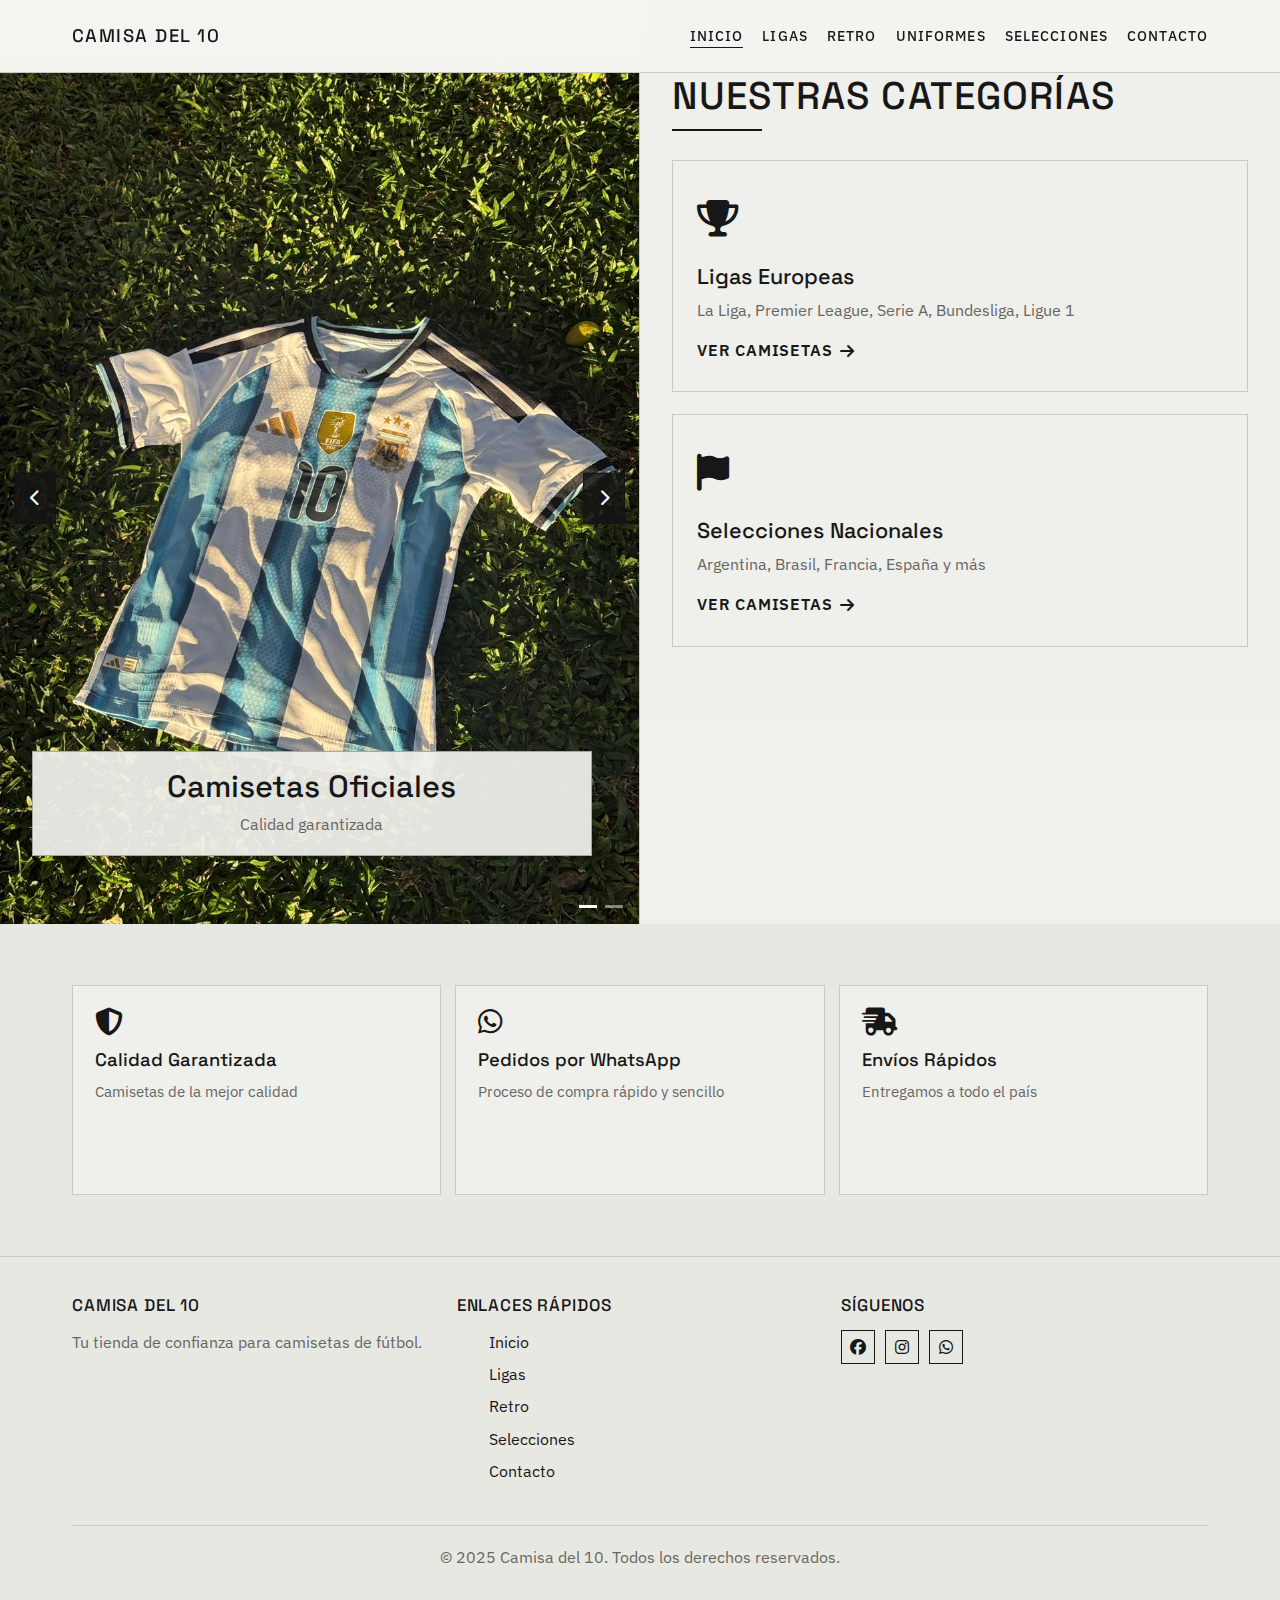
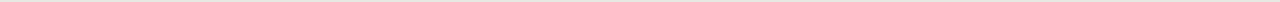
<file: Camisadel10/index.html>
<!DOCTYPE html>
<html lang="es">
<head>
    <meta charset="UTF-8">
    <meta name="viewport" content="width=device-width, initial-scale=1.0">
    <title>Camisa del 10 - Tienda de Camisetas de Fútbol</title>
    <link href="https://cdn.jsdelivr.net/npm/bootstrap@5.3.2/dist/css/bootstrap.min.css" rel="stylesheet">
    <link rel="stylesheet" href="styles.css">
    <link rel="stylesheet" href="https://cdnjs.cloudflare.com/ajax/libs/font-awesome/6.4.0/css/all.min.css">
</head>
<body>
    <!-- Header -->
    <header>
        <nav class="navbar">
            <div class="container">
                <div class="logo">
                    <h1>Camisa del 10</h1>
                </div>
                <ul class="nav-menu">
                    <li><a href="index.html" class="active">Inicio</a></li>
                    <li><a href="ligas.html">Ligas</a></li>
                    <li><a href="retro.html">Retro</a></li>
                    <li><a href="uniformes.html">Uniformes</a></li>
                    <li><a href="selecciones.html">Selecciones</a></li>
                    <li><a href="contacto.html">Contacto</a></li>
                </ul>
                <div class="hamburger">
                    <span></span>
                    <span></span>
                    <span></span>
                </div>
            </div>
        </nav>
    </header>

    <!-- Hero Section con Carrusel -->
    <section id="inicio" class="hero">
        <div class="carousel">
            <div class="carousel-container">
                <!-- SLIDE 1 -->
                <div class="carousel-slide active">
                    <img src="img/index/ArgIndex.jpeg" alt="Camisa del 10">
                    <div class="carousel-caption">
                        <h2>Camisetas Oficiales</h2>
                        <p>Calidad garantizada</p>
                    </div>
                </div>
                
                <!-- SLIDE 2 -->
                <div class="carousel-slide">
                    <img src="img/index/BarIndex.jpeg" alt="Barcelona">
                    <div class="carousel-caption">
                        <h2>Las Mejores Camisetas</h2>
                        <p>Encuentra tu favorita</p>
                    </div>
                </div>
            </div>
            <button class="carousel-btn prev"><i class="fas fa-chevron-left"></i></button>
            <button class="carousel-btn next"><i class="fas fa-chevron-right"></i></button>
            <div class="carousel-dots"></div>
        </div>
    </section>

    <!-- Sección de Categorías -->
    <section class="categories-section">
        <div class="container">
            <h2 class="section-title">Nuestras Categorías</h2>
            <div class="categories-grid">
                <a href="ligas.html" class="category-card">
                    <div class="category-icon">
                        <i class="fas fa-trophy"></i>
                    </div>
                    <h3>Ligas Europeas</h3>
                    <p>La Liga, Premier League, Serie A, Bundesliga, Ligue 1</p>
                    <span class="category-link">Ver Camisetas <i class="fas fa-arrow-right"></i></span>
                </a>
                
                <a href="selecciones.html" class="category-card">
                    <div class="category-icon">
                        <i class="fas fa-flag"></i>
                    </div>
                    <h3>Selecciones Nacionales</h3>
                    <p>Argentina, Brasil, Francia, España y más</p>
                    <span class="category-link">Ver Camisetas <i class="fas fa-arrow-right"></i></span>
                </a>
            </div>
        </div>
    </section>

    <!-- Sección de Características -->
    <section class="features-section">
        <div class="container">
            <div class="features-grid">
                <div class="feature-card">
                    <i class="fas fa-shield-alt"></i>
                    <h3>Calidad Garantizada</h3>
                    <p>Camisetas de la mejor calidad</p>
                </div>
                <div class="feature-card">
                    <i class="fab fa-whatsapp"></i>
                    <h3>Pedidos por WhatsApp</h3>
                    <p>Proceso de compra rápido y sencillo</p>
                </div>
                <div class="feature-card">
                    <i class="fas fa-shipping-fast"></i>
                    <h3>Envíos Rápidos</h3>
                    <p>Entregamos a todo el país</p>
                </div>
            </div>
        </div>
    </section>

    <!-- Footer -->
    <footer class="footer">
        <div class="container">
            <div class="footer-content">
                <div class="footer-section">
                    <h3>Camisa del 10</h3>
                    <p>Tu tienda de confianza para camisetas de fútbol.</p>
                </div>
                <div class="footer-section">
                    <h4>Enlaces Rápidos</h4>
                    <ul>
                        <li><a href="index.html">Inicio</a></li>
                        <li><a href="ligas.html">Ligas</a></li>
                        <li><a href="retro.html">Retro</a></li>
                        <li><a href="selecciones.html">Selecciones</a></li>
                        <li><a href="contacto.html">Contacto</a></li>
                    </ul>
                </div>
                <div class="footer-section">
                    <h4>Síguenos</h4>
                    <div class="social-links">
                        <a href="#"><i class="fab fa-facebook"></i></a>
                        <a href="#"><i class="fab fa-instagram"></i></a>
                        <a href="#"><i class="fab fa-whatsapp"></i></a>
                    </div>
                </div>
            </div>
            <div class="footer-bottom">
                <p>&copy; 2025 Camisa del 10. Todos los derechos reservados.</p>
            </div>
        </div>
    </footer>

    <script src="script.js"></script>
</body>
</html>
</file>
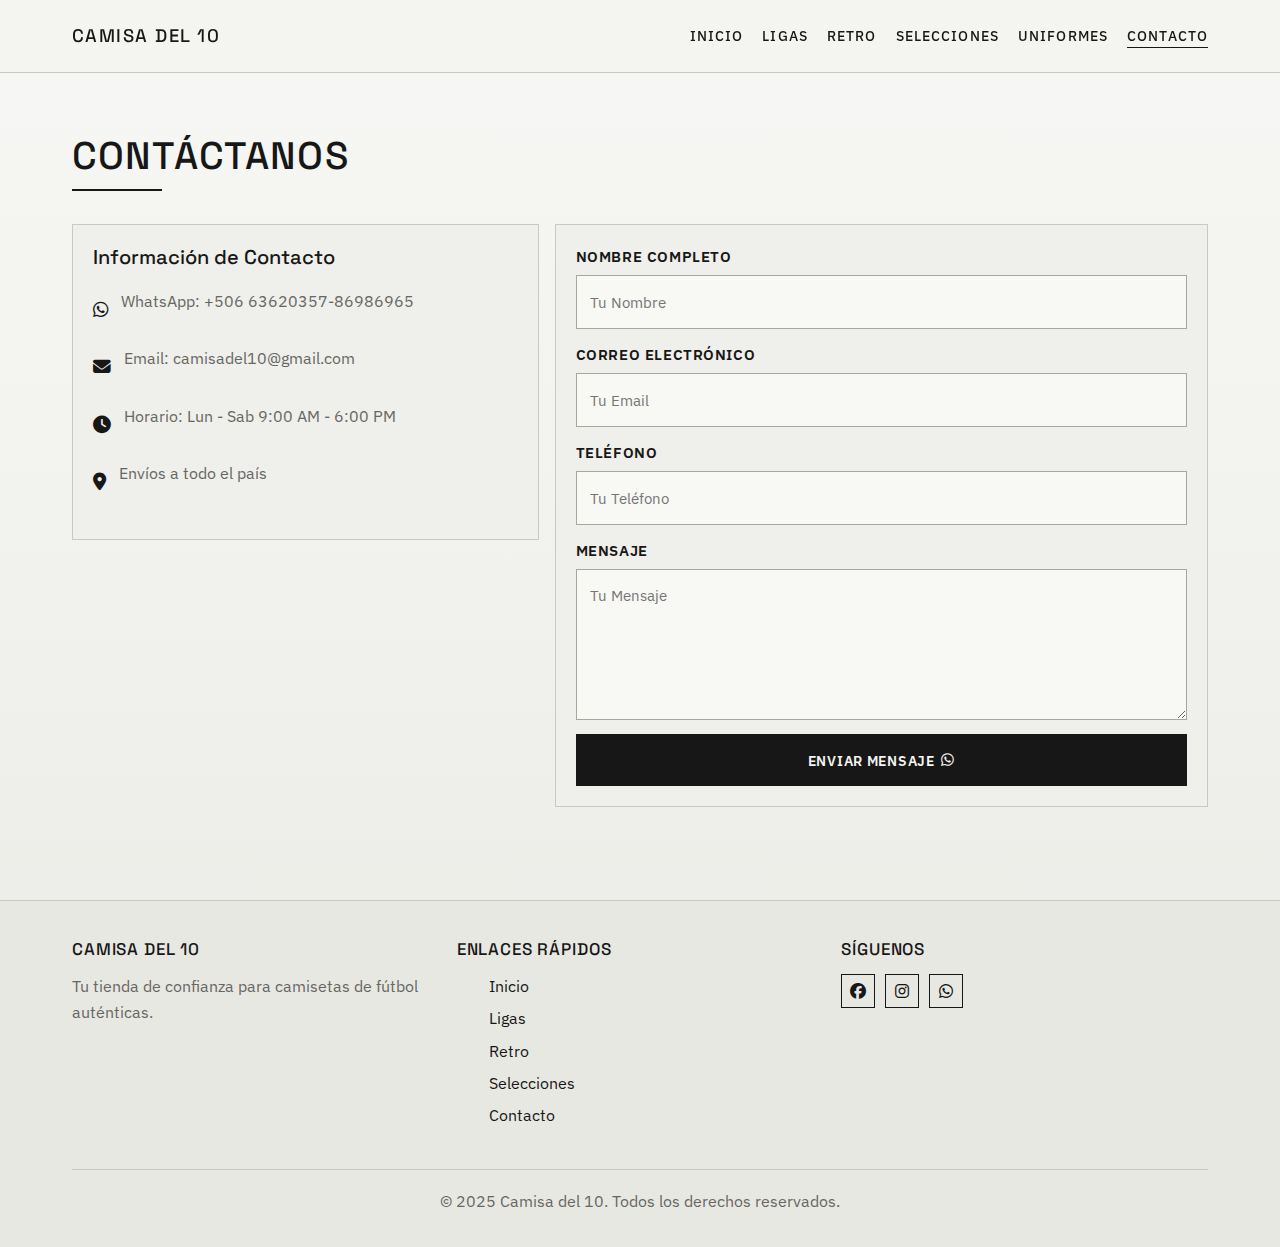
<file: Camisadel10/contacto.html>
<!DOCTYPE html>
<html lang="es">
<head>
    <meta charset="UTF-8">
    <meta name="viewport" content="width=device-width, initial-scale=1.0">
    <title>Contacto - Camisa del 10</title>
    <link href="https://cdn.jsdelivr.net/npm/bootstrap@5.3.2/dist/css/bootstrap.min.css" rel="stylesheet">
    <link rel="stylesheet" href="styles.css">
    <link rel="stylesheet" href="https://cdnjs.cloudflare.com/ajax/libs/font-awesome/6.4.0/css/all.min.css">
</head>
<body>
    <!-- Header -->
    <header>
        <nav class="navbar">
            <div class="container">
                <div class="logo">
                    <h1>Camisa del 10</h1>
                </div>
                <ul class="nav-menu">
                    <li><a href="index.html">Inicio</a></li>
                    <li><a href="ligas.html">Ligas</a></li>
                    <li><a href="retro.html">Retro</a></li>
                    <li><a href="selecciones.html">Selecciones</a></li>
                    <li><a href="uniformes.html">Uniformes</a></li>
                    <li><a href="contacto.html" class="active">Contacto</a></li>
                </ul>
                <div class="hamburger">
                    <span></span>
                    <span></span>
                    <span></span>
                </div>
            </div>
        </nav>
    </header>

    <!-- Sección de Contacto -->
    <section id="contacto" class="section-contacto page-section">
        <div class="container">
            <h2 class="section-title">Contáctanos</h2>
            <div class="contact-wrapper">
                <div class="contact-info">
                    <h3>Información de Contacto</h3>
                    <div class="info-item">
                        <i class="fab fa-whatsapp"></i>
                        <p>WhatsApp: +506 63620357-86986965</p>
                    </div>
                    <div class="info-item">
                        <i class="fas fa-envelope"></i>
                        <p>Email: camisadel10@gmail.com</p>
                    </div>
                    <div class="info-item">
                        <i class="fas fa-clock"></i>
                        <p>Horario: Lun - Sab 9:00 AM - 6:00 PM</p>
                    </div>
                    <div class="info-item">
                        <i class="fas fa-map-marker-alt"></i>
                        <p>Envíos a todo el país</p>
                    </div>
                </div>
                <div class="contact-form-wrapper">
                    <form id="contactForm" class="contact-form">
                        <div class="form-group">
                            <label for="name">Nombre Completo</label>
                            <input type="text" id="name" name="name" placeholder="Tu Nombre" required>
                        </div>
                        <div class="form-group">
                            <label for="email">Correo Electrónico</label>
                            <input type="email" id="email" name="email" placeholder="Tu Email" required>
                        </div>
                        <div class="form-group">
                            <label for="phone">Teléfono</label>
                            <input type="tel" id="phone" name="phone" placeholder="Tu Teléfono" required>
                        </div>
                        <div class="form-group">
                            <label for="message">Mensaje</label>
                            <textarea id="message" name="message" rows="5" placeholder="Tu Mensaje" required></textarea>
                        </div>
                        <button type="submit" class="submit-btn">
                            Enviar Mensaje <i class="fab fa-whatsapp"></i>
                        </button>
                    </form>
                </div>
            </div>
        </div>
    </section>

    <!-- Footer -->
    <footer class="footer">
        <div class="container">
            <div class="footer-content">
                <div class="footer-section">
                    <h3>Camisa del 10</h3>
                    <p>Tu tienda de confianza para camisetas de fútbol auténticas.</p>
                </div>
                <div class="footer-section">
                    <h4>Enlaces Rápidos</h4>
                    <ul>
                        <li><a href="index.html">Inicio</a></li>
                        <li><a href="ligas.html">Ligas</a></li>
                        <li><a href="retro.html">Retro</a></li>
                        <li><a href="selecciones.html">Selecciones</a></li>
                        <li><a href="contacto.html">Contacto</a></li>
                    </ul>
                </div>
                <div class="footer-section">
                    <h4>Síguenos</h4>
                    <div class="social-links">
                        <a href="#"><i class="fab fa-facebook"></i></a>
                        <a href="#"><i class="fab fa-instagram"></i></a>
                        <a href="#"><i class="fab fa-whatsapp"></i></a>
                    </div>
                </div>
            </div>
            <div class="footer-bottom">
                <p>&copy; 2025 Camisa del 10. Todos los derechos reservados.</p>
            </div>
        </div>
    </footer>

    <script src="script.js"></script>
</body>
</html>
</file>
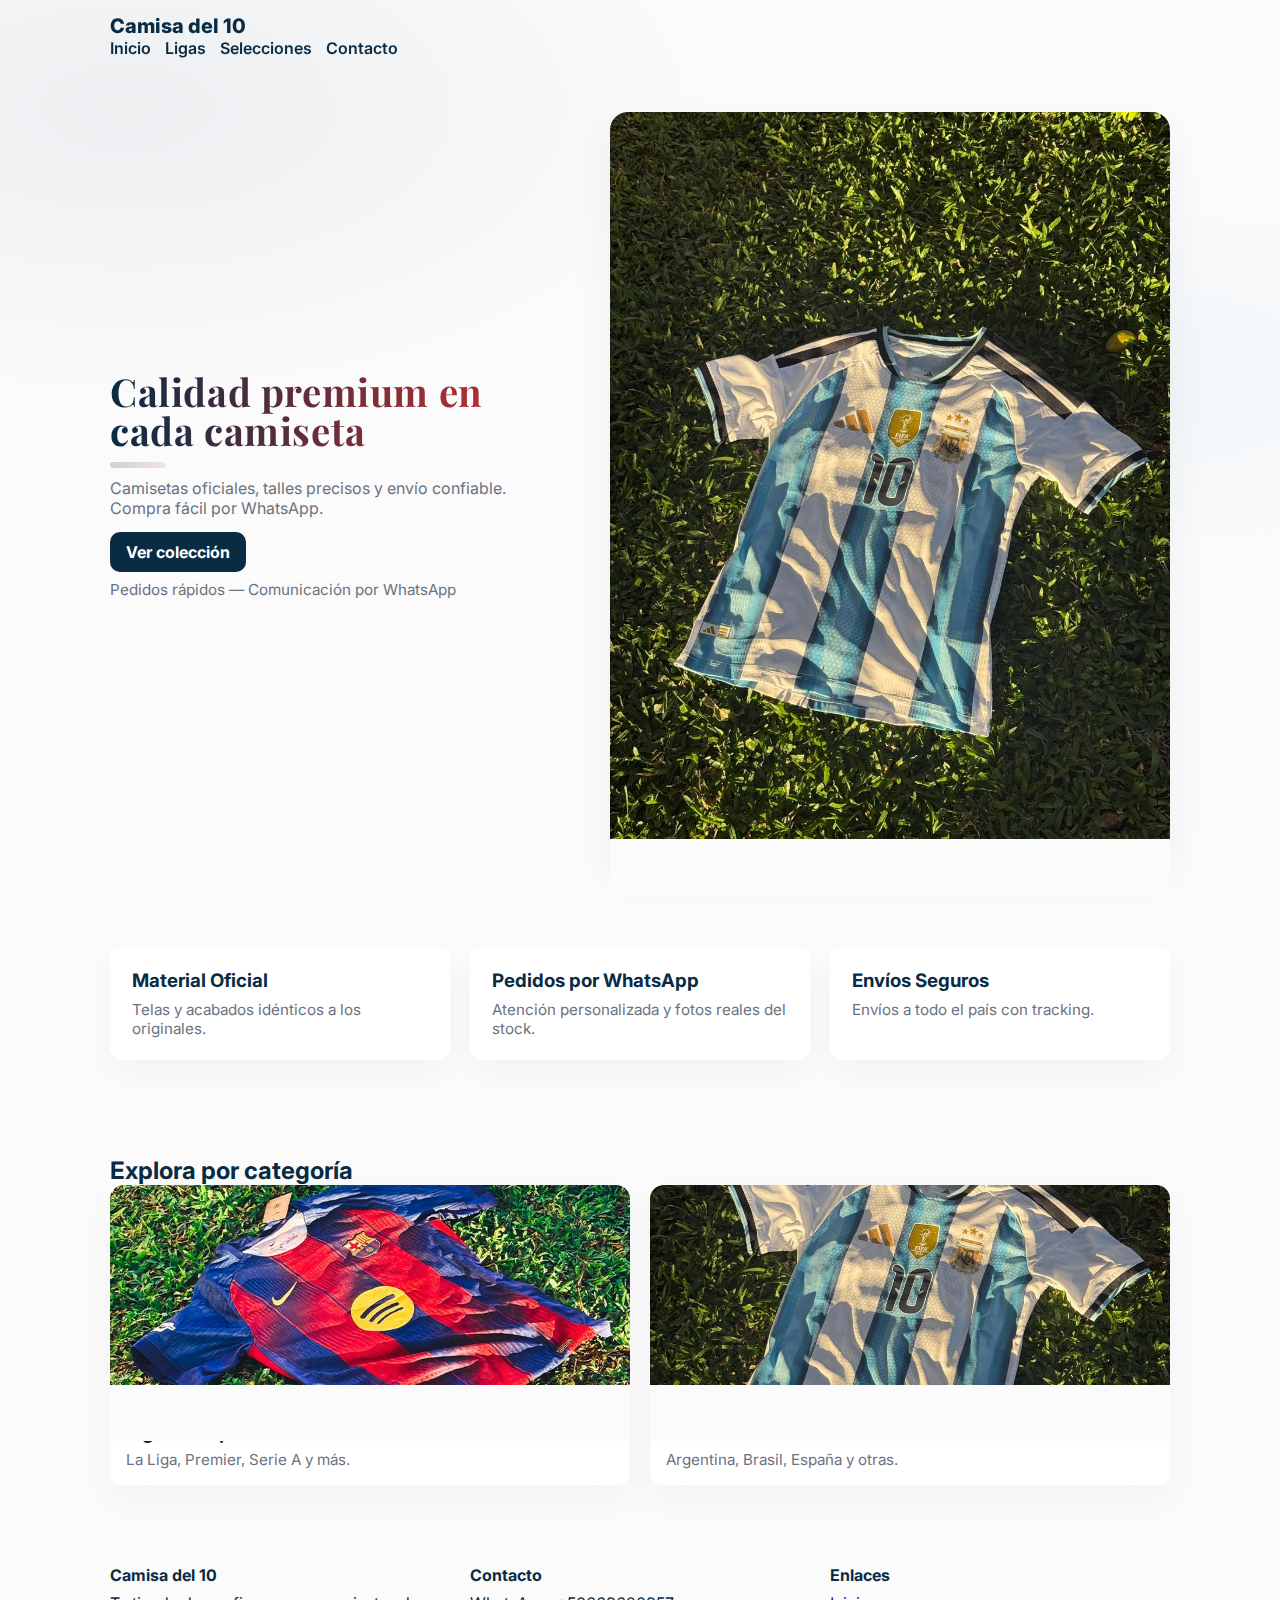
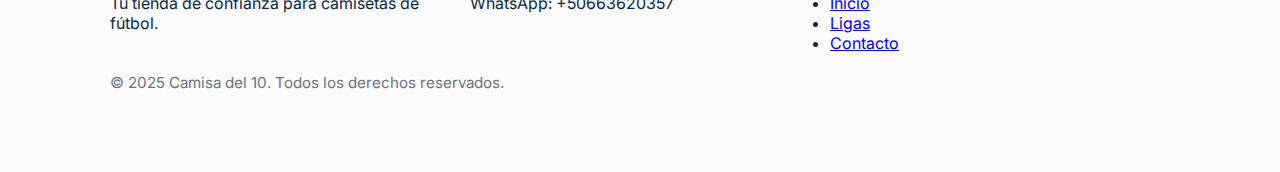
<file: Camisadel10/index_altA.html>
<!DOCTYPE html>
<html lang="es">
<head>
  <!-- Google Tag Manager -->
  <script>(function(w,d,s,l,i){w[l]=w[l]||[];w[l].push({'gtm.start':
  new Date().getTime(),event:'gtm.js'});var f=d.getElementsByTagName(s)[0],
  j=d.createElement(s),dl=l!='dataLayer'?'&l='+l:'';j.async=true;j.src=
  'https://www.googletagmanager.com/gtm.js?id='+i+dl;f.parentNode.insertBefore(j,f);
  })(window,document,'script','dataLayer','GTM-NDR73ZB7');</script>
  <!-- End Google Tag Manager -->
    <meta charset="utf-8">
    <meta name="viewport" content="width=device-width,initial-scale=1">
    <title>Camisa del 10 — Premium Minimal</title>
    <meta name="description" content="Camisa del 10 — Camisetas oficiales de fútbol. Calidad premium, pedidos por WhatsApp y envíos nacionales.">
    <link rel="canonical" href="https://tusitio.example/">
    <meta property="og:title" content="Camisa del 10 — Camisetas oficiales">
    <meta property="og:description" content="Camisetas oficiales de equipos y selecciones. Pedidos por WhatsApp.">
    <meta property="og:image" content="https://tusitio.example/img/index/og-image.jpg">
    <meta property="og:type" content="website">
    <meta name="twitter:card" content="summary_large_image">
    <link rel="preconnect" href="https://fonts.googleapis.com">
    <link rel="preconnect" href="https://fonts.gstatic.com" crossorigin>
    <link href="https://fonts.googleapis.com/css2?family=Inter:wght@400;600;700;800&family=Playfair+Display:wght@600;700;900&display=swap" rel="stylesheet">
    <link rel="stylesheet" href="styles.altA.css">
    <script type="application/ld+json">
    {
      "@context":"https://schema.org",
      "@type":"Store",
      "name":"Camisa del 10",
      "description":"Tienda de camisetas de fútbol oficiales. Pedidos por WhatsApp y envíos nacionales.",
      "url":"https://tusitio.example/",
      "telephone":"+50663620357",
      "address":{"@type":"PostalAddress","addressLocality":"Ciudad","addressCountry":"CR"}
    }
    </script>
</head>
<body>
  <!-- Google Tag Manager (noscript) -->
  <noscript><iframe src="https://www.googletagmanager.com/ns.html?id=GTM-NDR73ZB7"
  height="0" width="0" style="display:none;visibility:hidden"></iframe></noscript>
  <!-- End Google Tag Manager (noscript) -->
  <a class="skip-link" href="#main">Saltar al contenido</a>
  <header class="site-header" role="banner">
    <div class="wrap">
      <a class="brand" href="index_altA.html">Camisa del 10</a>
      <nav class="main-nav" role="navigation" aria-label="Navegación principal">
        <ul>
          <li><a href="index_altA.html" aria-current="page">Inicio</a></li>
          <li><a href="ligas.html">Ligas</a></li>
          <li><a href="selecciones.html">Selecciones</a></li>
          <li><a href="contacto.html">Contacto</a></li>
        </ul>
      </nav>
    </div>
  </header>

  <main id="main">
    <section class="hero">
      <div class="wrap hero-grid">
        <div class="hero-copy">
          <h1>Calidad premium en cada camiseta</h1>
          <p class="lead">Camisetas oficiales, talles precisos y envío confiable. Compra fácil por WhatsApp.</p>
          <p><a class="cta" href="ligas.html">Ver colección</a></p>
          <p class="muted">Pedidos rápidos — Comunicación por WhatsApp</p>
        </div>
        <div class="hero-image melty">
          <img class="melty-img" src="img/index/ArgIndex.jpeg" alt="Camiseta destacada" loading="lazy" width="1200" height="800">
        </div>
      </div>
    </section>

    <section class="features">
      <div class="wrap">
        <ul class="features-list">
          <li>
            <h3>Material Oficial</h3>
            <p>Telas y acabados idénticos a los originales.</p>
          </li>
          <li>
            <h3>Pedidos por WhatsApp</h3>
            <p>Atención personalizada y fotos reales del stock.</p>
          </li>
          <li>
            <h3>Envíos Seguros</h3>
            <p>Envíos a todo el país con tracking.</p>
          </li>
        </ul>
      </div>
    </section>

    <section class="categories">
      <div class="wrap">
        <h2>Explora por categoría</h2>
        <div class="cards">
          <a class="card" href="ligas.html">
            <div class="card-media melty">
              <img class="melty-img" src="img/index/BarIndex.jpeg" alt="Ligas" loading="lazy" width="800" height="520">
            </div>
            <div class="card-body">
              <h3>Ligas Europeas</h3>
              <p>La Liga, Premier, Serie A y más.</p>
            </div>
          </a>
          <a class="card" href="selecciones.html">
            <div class="card-media melty">
              <img class="melty-img" src="img/index/ArgIndex.jpeg" alt="Selecciones" loading="lazy" width="800" height="520">
            </div>
            <div class="card-body">
              <h3>Selecciones</h3>
              <p>Argentina, Brasil, España y otras.</p>
            </div>
          </a>
        </div>
      </div>
    </section>
  </main>

  <footer class="site-footer">
    <div class="wrap footer-grid">
      <div>
        <h4>Camisa del 10</h4>
        <p>Tu tienda de confianza para camisetas de fútbol.</p>
      </div>
      <div>
        <h4>Contacto</h4>
        <p>WhatsApp: +50663620357</p>
      </div>
      <div>
        <h4>Enlaces</h4>
        <ul>
          <li><a href="index_altA.html">Inicio</a></li>
          <li><a href="ligas.html">Ligas</a></li>
          <li><a href="contacto.html">Contacto</a></li>
        </ul>
      </div>
    </div>
    <div class="wrap copyright">&copy; 2025 Camisa del 10. Todos los derechos reservados.</div>
  </footer>

  <script src="script.js" defer></script>
</body>
</html>
</file>
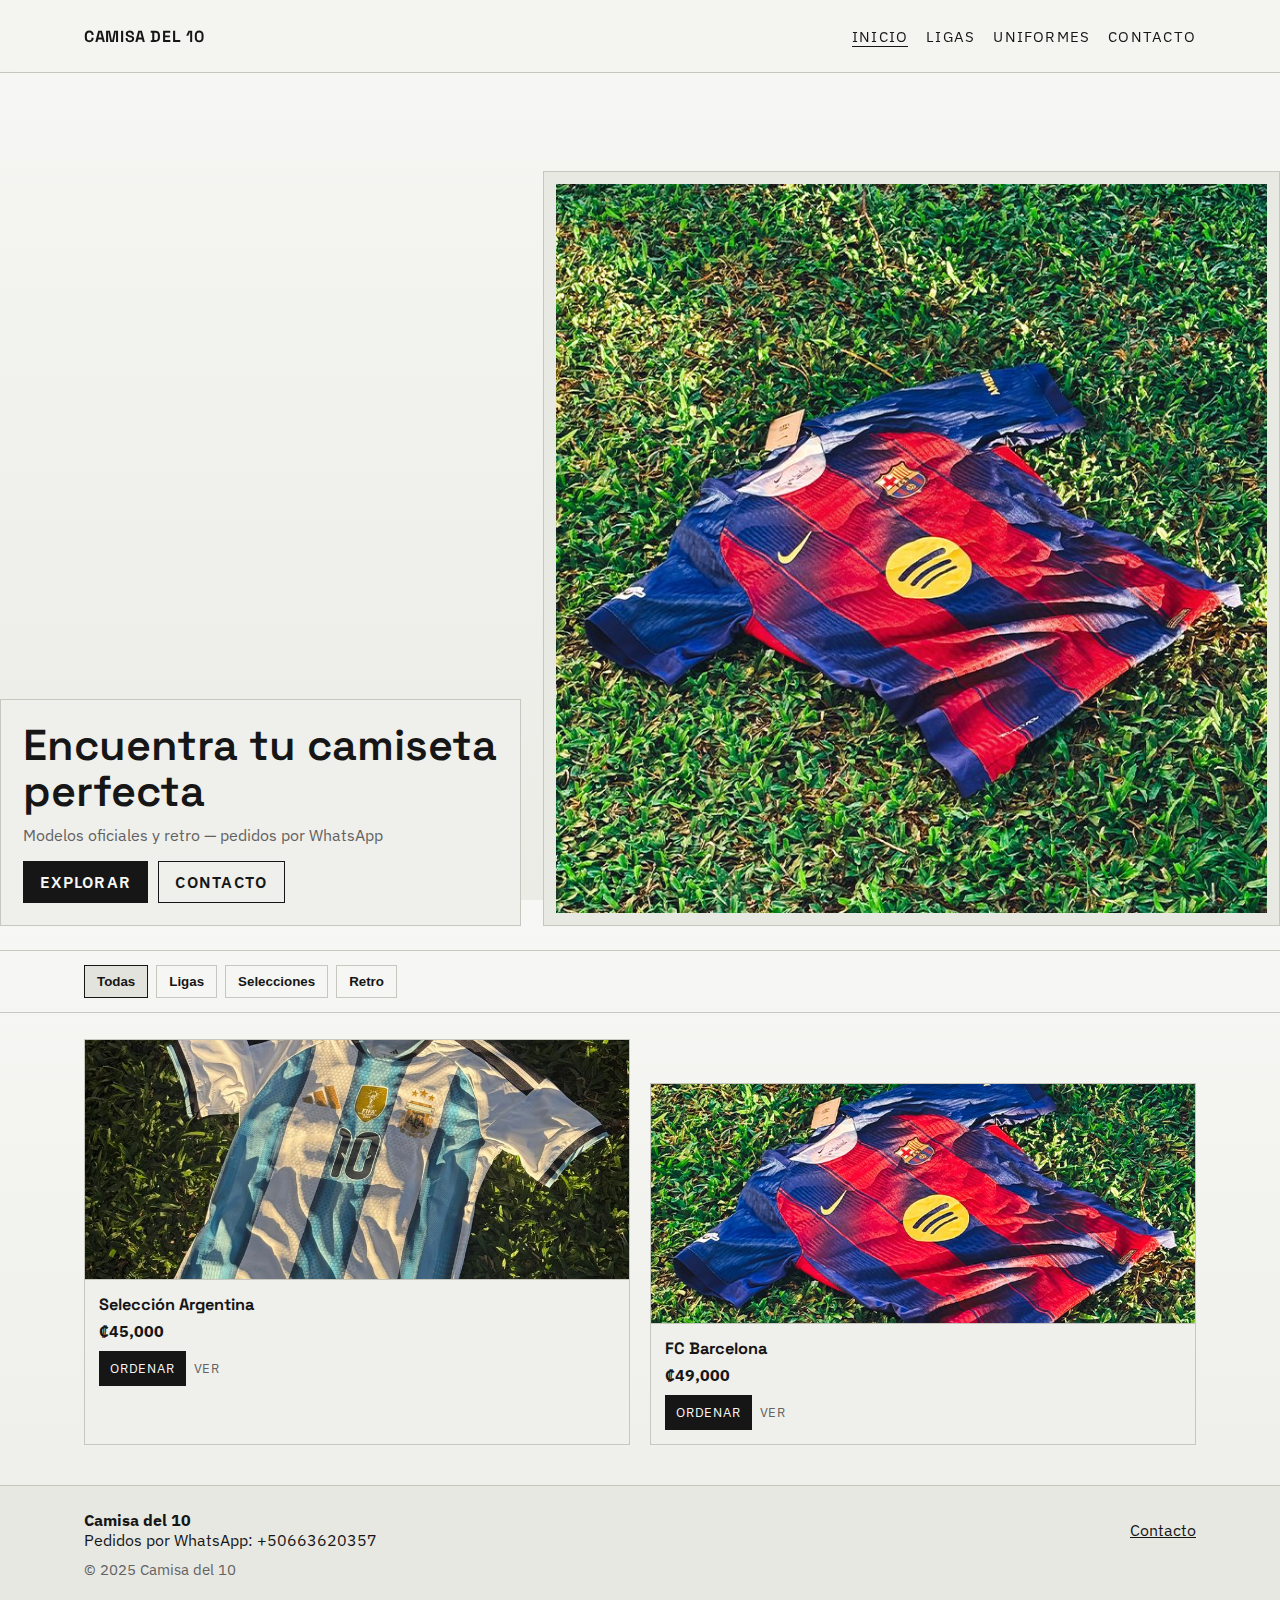
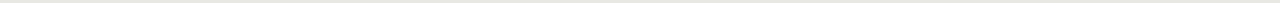
<file: Camisadel10/index_altB.html>
<!doctype html>
<html lang="es">
<head>
  <meta charset="utf-8">
  <meta name="viewport" content="width=device-width,initial-scale=1">
  <title>Camisa del 10 - Minimal Pro</title>
  <meta name="description" content="Camisa del 10 — Camisetas de fútbol. Diseño moderno, navegación simple y pedidos por WhatsApp.">
  <link rel="canonical" href="https://tusitio.example/">
  <meta property="og:title" content="Camisa del 10 — Camisetas de fútbol">
  <meta property="og:description" content="Compra camisetas oficiales y retro. Pedidos por WhatsApp.">
  <meta property="og:image" content="https://tusitio.example/img/index/og-image.jpg">
  <meta name="twitter:card" content="summary_large_image">
  <link rel="preconnect" href="https://fonts.googleapis.com">
  <link rel="preconnect" href="https://fonts.gstatic.com" crossorigin>
  <link href="https://fonts.googleapis.com/css2?family=IBM+Plex+Sans:wght@400;500;600;700&family=Space+Grotesk:wght@500;600;700&display=swap" rel="stylesheet">
  <link rel="stylesheet" href="styles.altB.css">
  <script type="application/ld+json">
  {
    "@context":"https://schema.org",
    "@type":"Store",
    "name":"Camisa del 10",
    "description":"Tienda de camisetas de fútbol. Pedidos por WhatsApp.",
    "url":"https://tusitio.example/",
    "telephone":"+50663620357"
  }
  </script>
</head>
<body>
  <a class="skip-link" href="#main">Saltar al contenido</a>
  <header class="top" role="banner">
    <div class="inner">
      <a class="logo" href="index_altB.html">Camisa del 10</a>
      <button class="hamburger" type="button" aria-label="Abrir menú" aria-expanded="false">☰</button>
      <nav class="nav" aria-label="Navegación principal">
        <ul>
          <li><a href="index_altB.html" class="active">Inicio</a></li>
          <li><a href="ligas.html">Ligas</a></li>
          <li><a href="uniformes.html">Uniformes</a></li>
          <li><a href="contacto.html">Contacto</a></li>
        </ul>
      </nav>
    </div>
  </header>

  <main id="main">
    <section class="hero">
      <div class="hero-inner">
        <div class="hero-text">
          <h1>Encuentra tu camiseta perfecta</h1>
          <p class="sub">Modelos oficiales y retro — pedidos por WhatsApp</p>
          <div class="hero-ctas">
            <a class="btn primary" href="ligas.html">Explorar</a>
            <a class="btn outline" href="contacto.html">Contacto</a>
          </div>
        </div>
        <figure class="hero-media">
          <img src="img/index/BarIndex.jpeg" alt="Camisetas destacadas" loading="lazy" width="900" height="600">
        </figure>
      </div>
    </section>

    <section class="filters">
      <div class="inner">
        <button class="chip active" type="button">Todas</button>
        <button class="chip" type="button">Ligas</button>
        <button class="chip" type="button">Selecciones</button>
        <button class="chip" type="button">Retro</button>
      </div>
    </section>

    <section class="grid-section">
      <div class="inner grid">
        <article class="card">
          <img src="img/index/ArgIndex.jpeg" alt="Argentina" loading="lazy" width="800" height="520">
          <div class="card-body">
            <h3>Selección Argentina</h3>
            <p class="price">₡45,000</p>
            <div class="card-actions">
              <a class="small-btn" href="#" onclick="orderWhatsApp('Selección Argentina','₡45,000');return false">Ordenar</a>
              <a class="small-link" href="ligas.html">Ver</a>
            </div>
          </div>
        </article>

        <article class="card">
          <img src="img/index/BarIndex.jpeg" alt="Barcelona" loading="lazy" width="800" height="520">
          <div class="card-body">
            <h3>FC Barcelona</h3>
            <p class="price">₡49,000</p>
            <div class="card-actions">
              <a class="small-btn" href="#" onclick="orderWhatsApp('FC Barcelona','₡49,000');return false">Ordenar</a>
              <a class="small-link" href="ligas.html">Ver</a>
            </div>
          </div>
        </article>
      </div>
    </section>
  </main>

  <footer class="foot">
    <div class="inner foot-grid">
      <div>
        <strong>Camisa del 10</strong>
        <p>Pedidos por WhatsApp: +50663620357</p>
      </div>
      <div>
        <a href="contacto.html">Contacto</a>
      </div>
    </div>
    <div class="inner copyright">&copy; 2025 Camisa del 10</div>
  </footer>

  <script src="script.js" defer></script>
  <script>
    document.addEventListener('DOMContentLoaded', function () {
      const hamburger = document.querySelector('.hamburger');
      const nav = document.querySelector('.nav');
      if (!hamburger || !nav) return;

      hamburger.addEventListener('click', function () {
        nav.classList.toggle('open');
        const expanded = nav.classList.contains('open');
        hamburger.setAttribute('aria-expanded', expanded ? 'true' : 'false');
      });
    });
  </script>
</body>
</html>
</file>
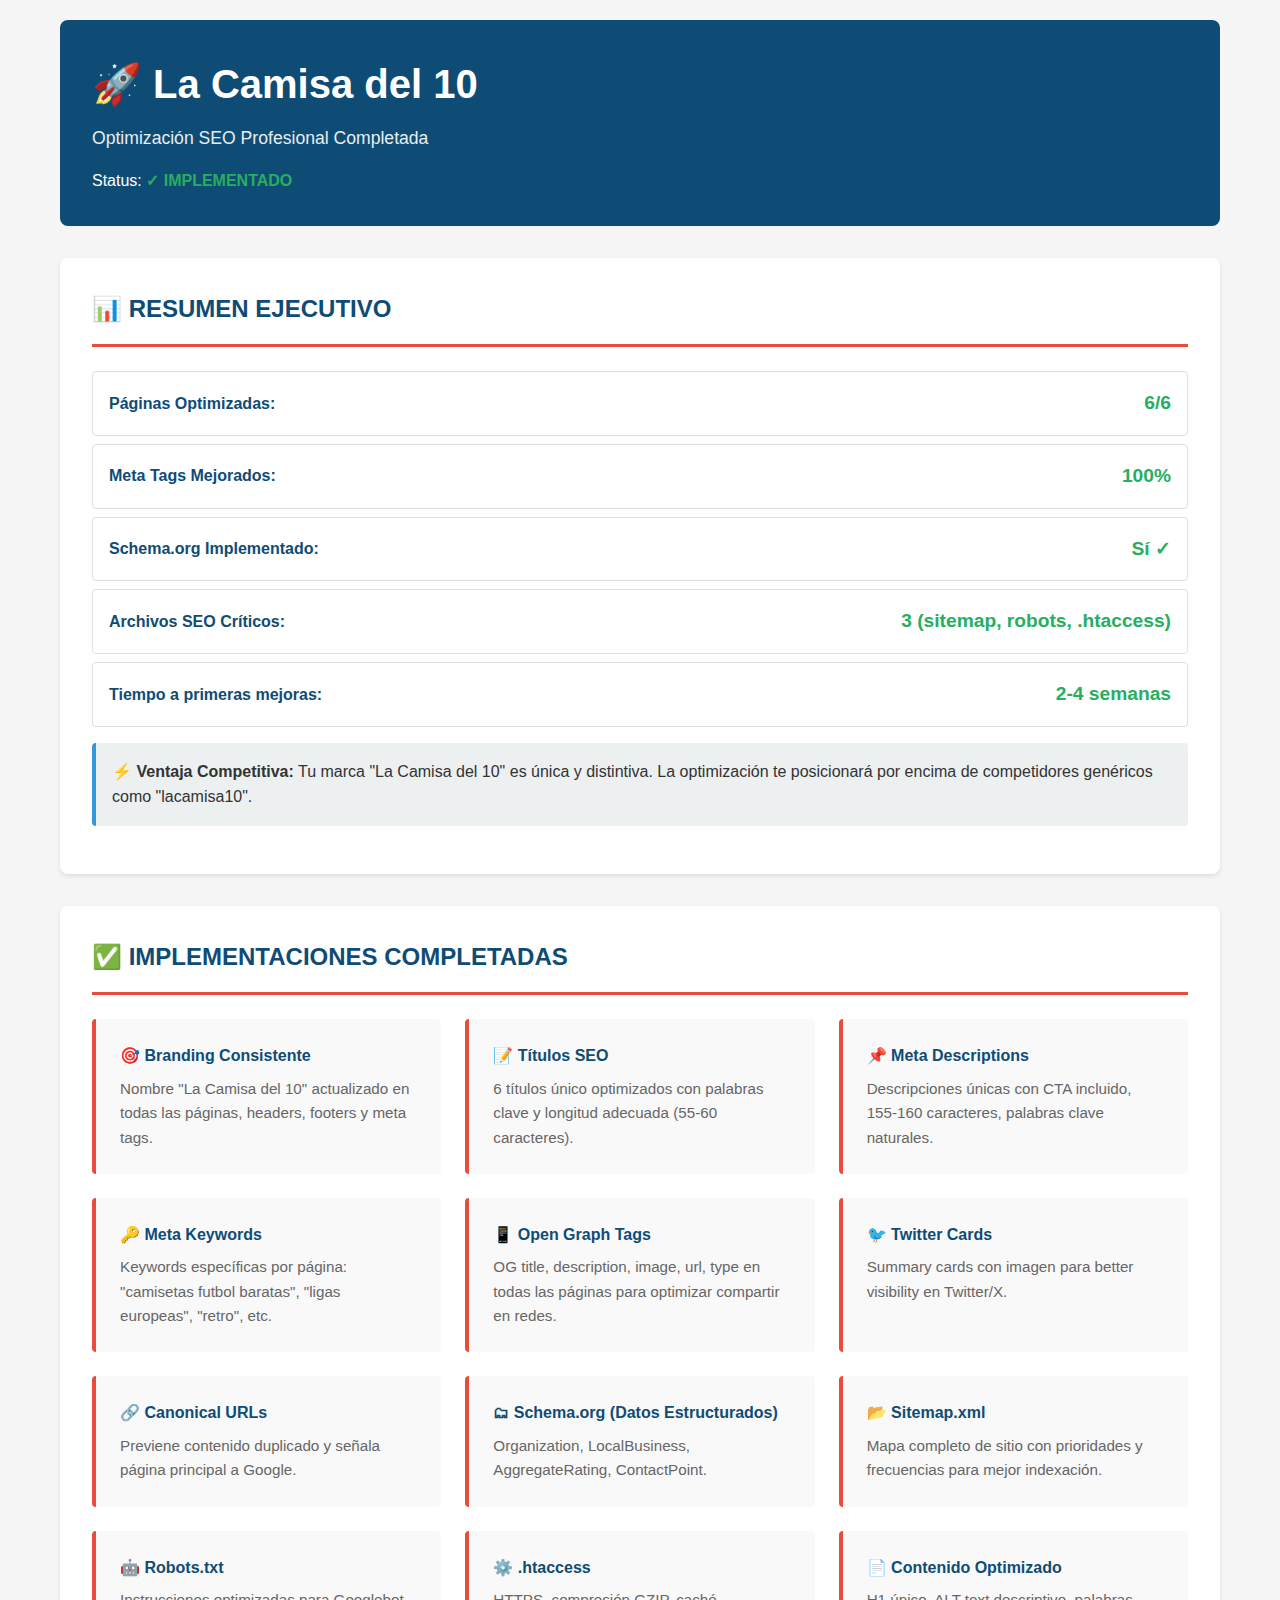
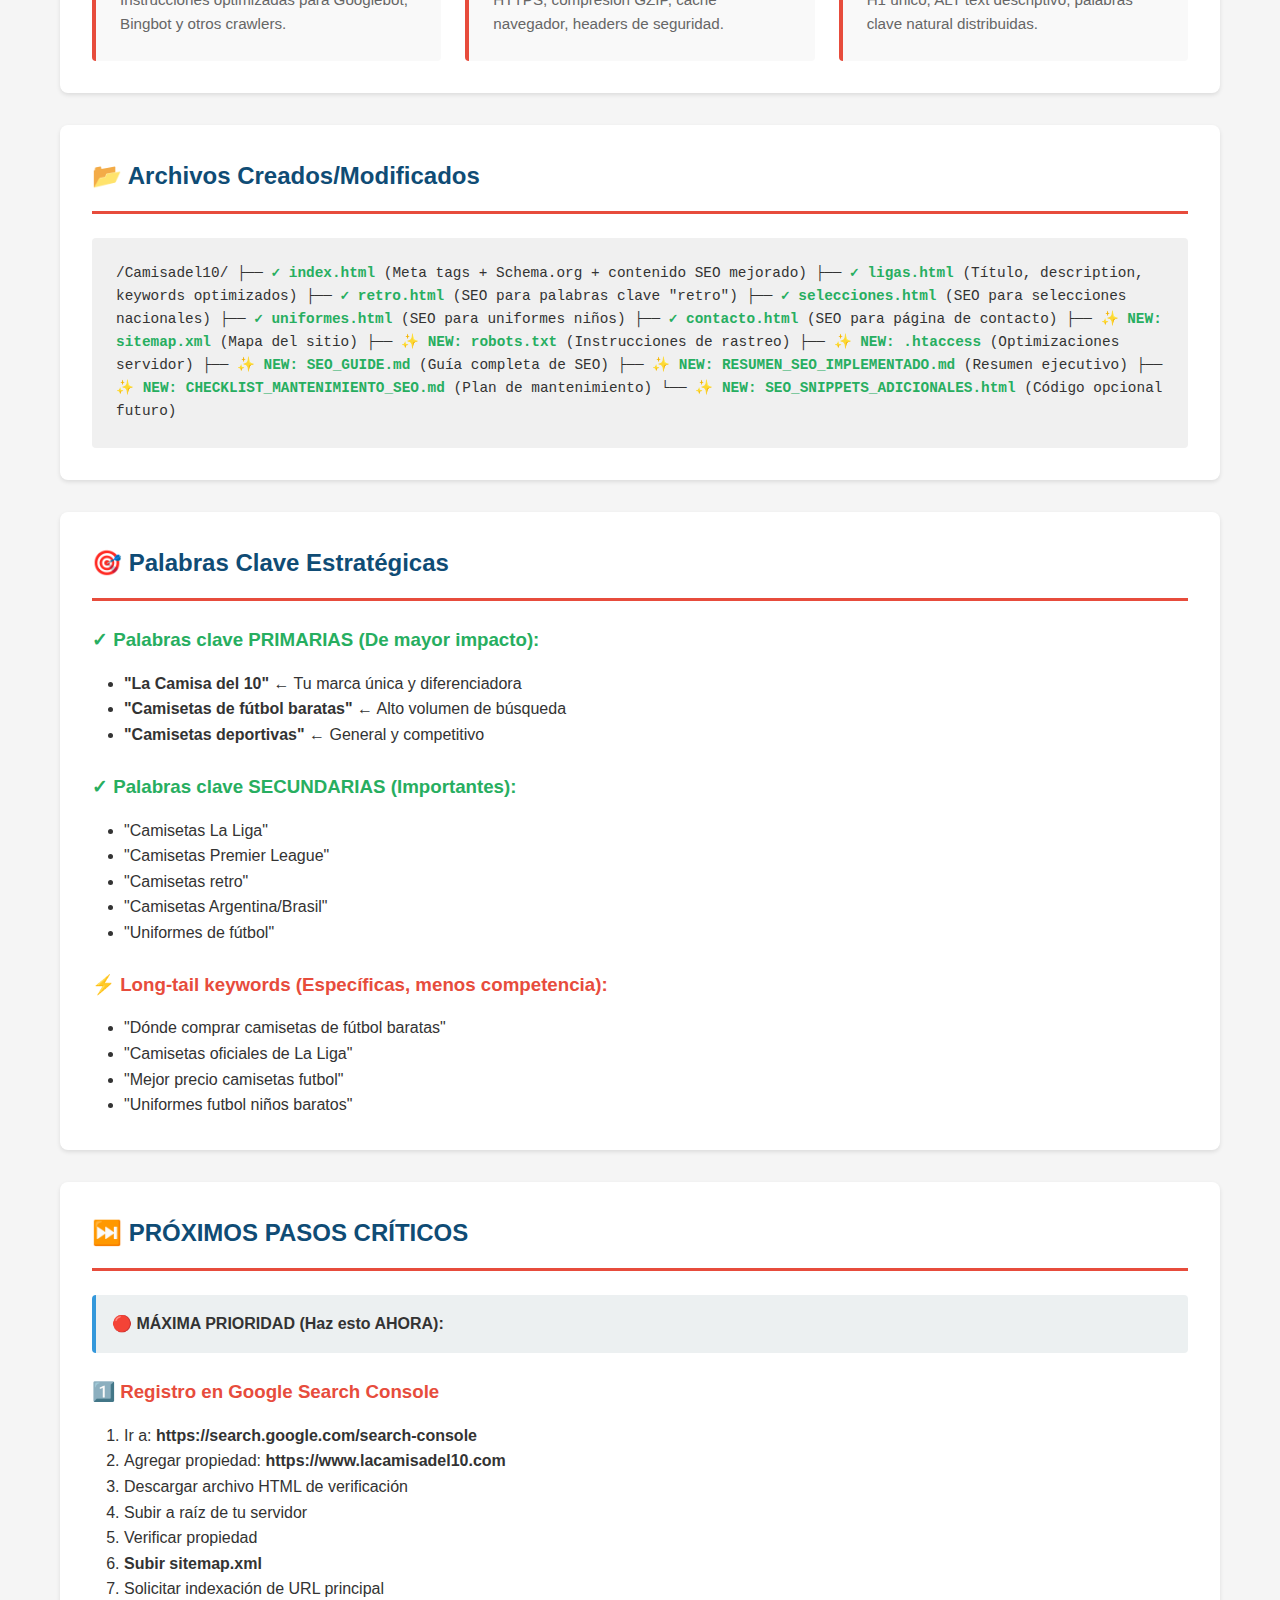
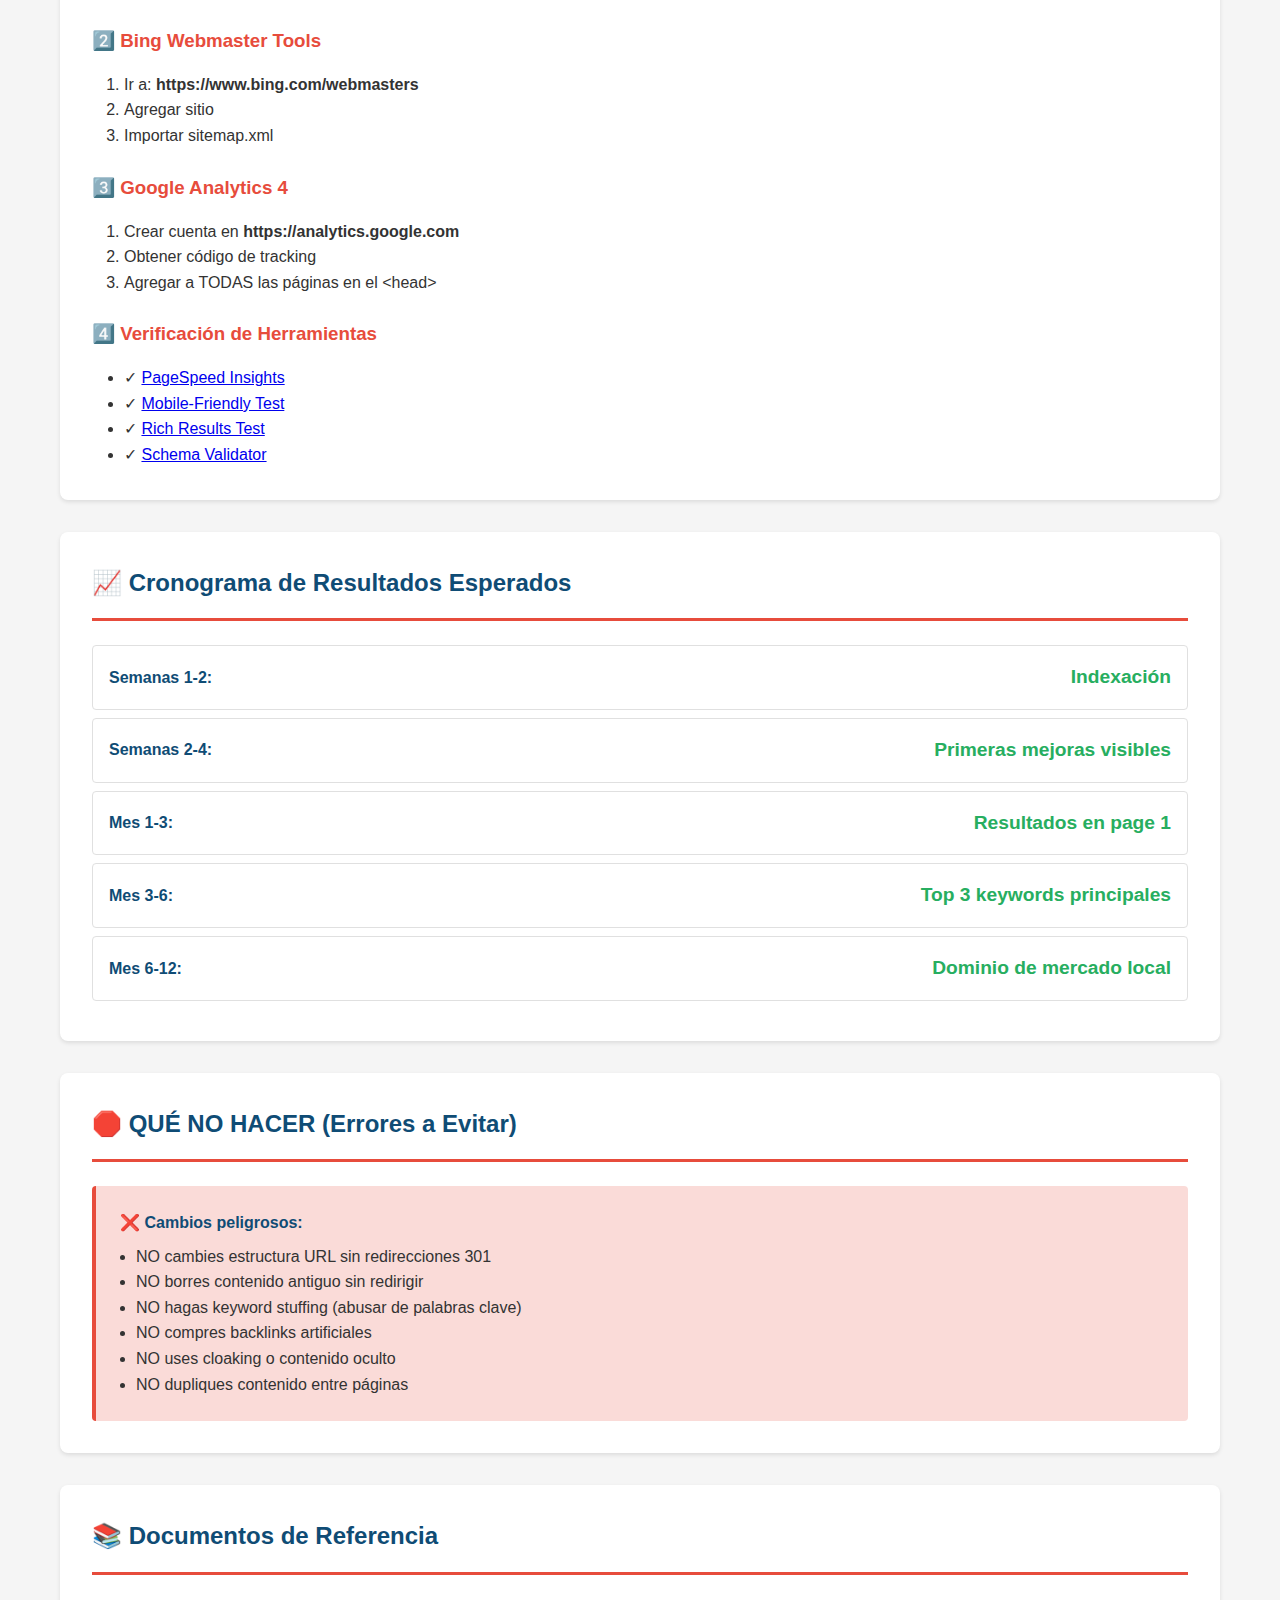
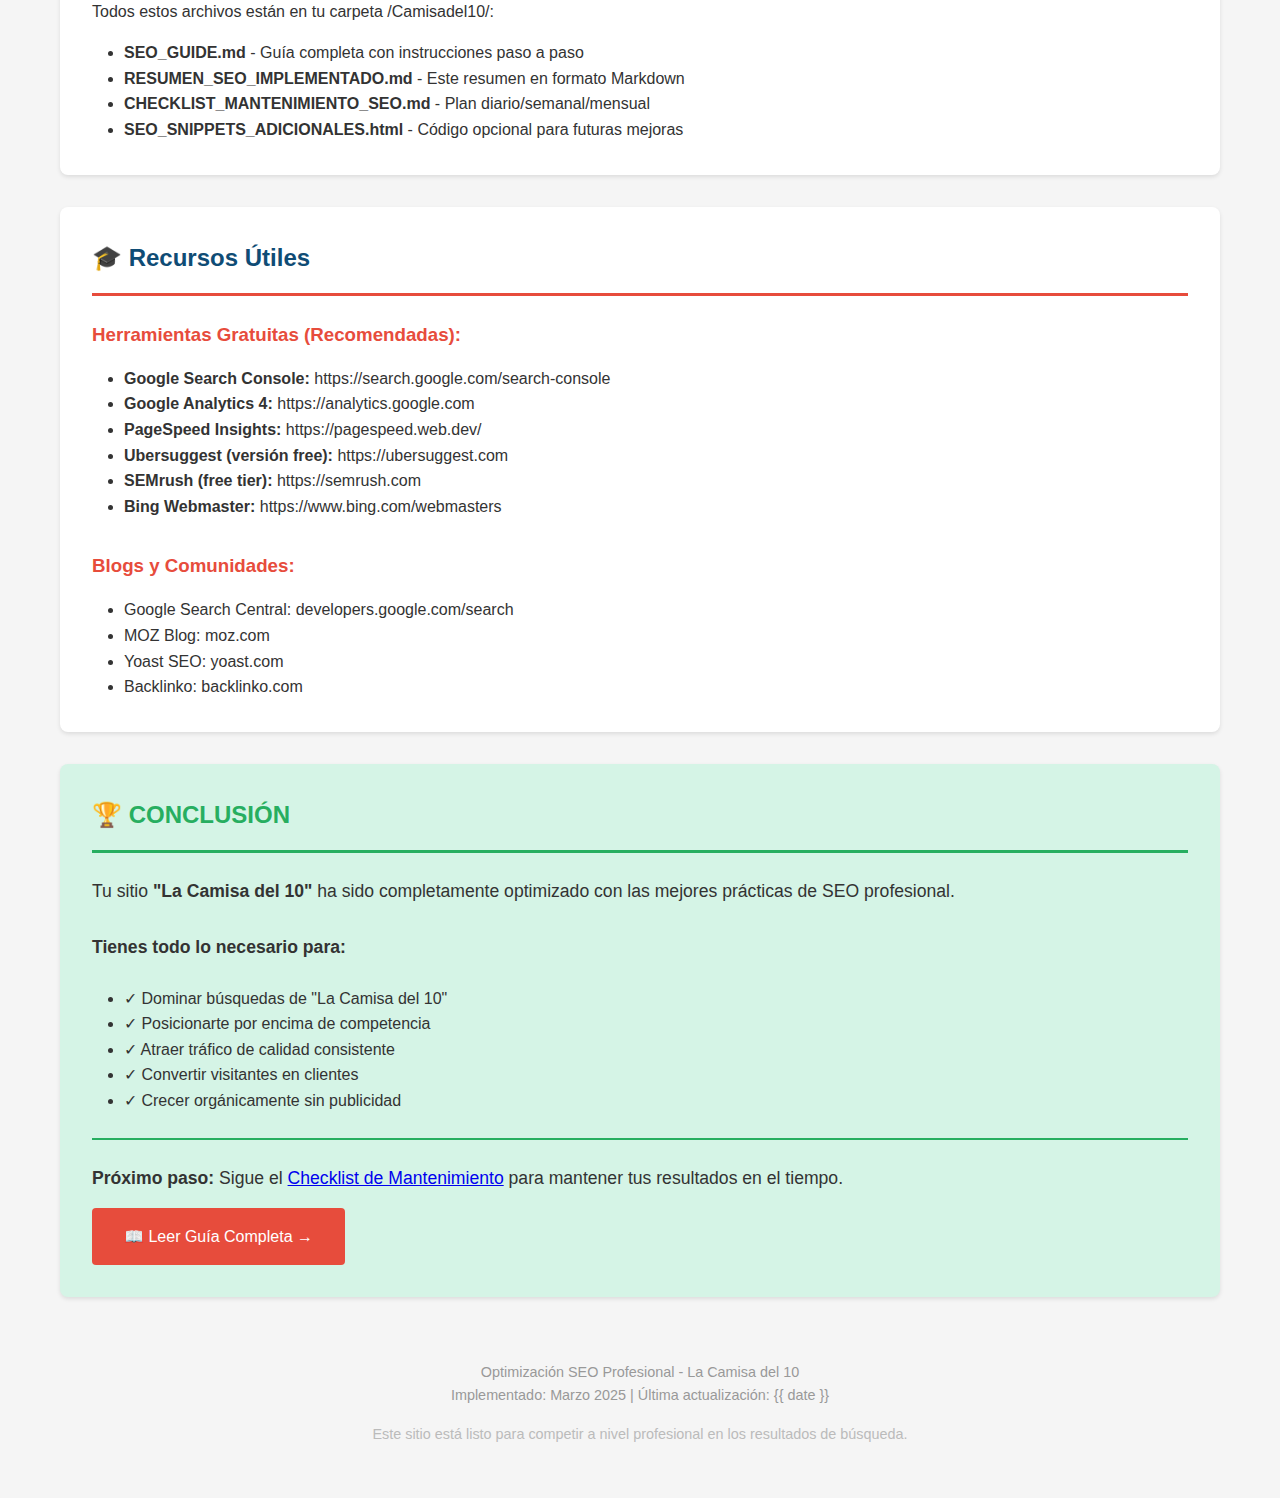
<file: Camisadel10/RESUMEN_SEO_VISUAL.html>
<!DOCTYPE html>
<html lang="es">
<head>
    <meta charset="UTF-8">
    <meta name="viewport" content="width=device-width, initial-scale=1.0">
    <title>Resumen de Mejoras SEO - La Camisa del 10</title>
    <style>
        * { margin: 0; padding: 0; box-sizing: border-box; }
        body { font-family: 'Segoe UI', Tahoma, Geneva, Verdana, sans-serif; line-height: 1.6; color: #333; background: #f5f5f5; }
        .container { max-width: 1200px; margin: 0 auto; padding: 20px; }
        header { background: #0f4c75; color: white; padding: 2rem; border-radius: 8px; margin-bottom: 2rem; }
        h1 { margin: 0; font-size: 2.5rem; }
        .tagline { font-size: 1.1rem; opacity: 0.9; margin-top: 0.5rem; }
        .section { background: white; padding: 2rem; margin-bottom: 2rem; border-radius: 8px; box-shadow: 0 2px 4px rgba(0,0,0,0.1); }
        h2 { color: #0f4c75; border-bottom: 3px solid #e74c3c; padding-bottom: 1rem; margin-bottom: 1.5rem; }
        h3 { color: #e74c3c; margin-top: 1.5rem; margin-bottom: 1rem; }
        .feature-list { display: grid; grid-template-columns: repeat(auto-fit, minmax(300px, 1fr)); gap: 1.5rem; }
        .feature-card { background: #f9f9f9; padding: 1.5rem; border-left: 4px solid #e74c3c; border-radius: 4px; }
        .feature-card h4 { color: #0f4c75; margin-bottom: 0.5rem; }
        .feature-card p { color: #666; font-size: 0.95rem; }
        .success { color: #27ae60; font-weight: bold; }
        .warning { color: #e74c3c; font-weight: bold; }
        .info { background: #ecf0f1; padding: 1rem; border-left: 4px solid #3498db; border-radius: 4px; margin: 1rem 0; }
        .file-tree { background: #f0f0f0; padding: 1.5rem; border-radius: 4px; font-family: monospace; font-size: 0.9rem; }
        .metric { background: white; padding: 1rem; margin: 0.5rem 0; border-radius: 4px; border: 1px solid #e0e0e0; display: flex; justify-content: space-between; align-items: center; }
        .metric-label { font-weight: bold; color: #0f4c75; }
        .metric-value { color: #27ae60; font-size: 1.2rem; font-weight: bold; }
        .dos { color: #27ae60; }
        .donts { color: #e74c3c; }
        footer { text-align: center; padding: 2rem; color: #999; font-size: 0.9rem; }
        .btn { display: inline-block; padding: 1rem 2rem; background: #e74c3c; color: white; text-decoration: none; border-radius: 4px; margin-top: 1rem; }
        .btn:hover { background: #c0392b; }
    </style>
</head>
<body>
    <div class="container">
        <header>
            <h1>🚀 La Camisa del 10</h1>
            <p class="tagline">Optimización SEO Profesional Completada</p>
            <p style="margin-top: 1rem; font-size: 1rem;">Status: <span class="success">✓ IMPLEMENTADO</span></p>
        </header>

        <div class="section">
            <h2>📊 RESUMEN EJECUTIVO</h2>
            <div class="metric">
                <span class="metric-label">Páginas Optimizadas:</span>
                <span class="metric-value">6/6</span>
            </div>
            <div class="metric">
                <span class="metric-label">Meta Tags Mejorados:</span>
                <span class="metric-value">100%</span>
            </div>
            <div class="metric">
                <span class="metric-label">Schema.org Implementado:</span>
                <span class="metric-value">Sí ✓</span>
            </div>
            <div class="metric">
                <span class="metric-label">Archivos SEO Críticos:</span>
                <span class="metric-value">3 (sitemap, robots, .htaccess)</span>
            </div>
            <div class="metric">
                <span class="metric-label">Tiempo a primeras mejoras:</span>
                <span class="metric-value">2-4 semanas</span>
            </div>
            <div class="info">
                <strong>⚡ Ventaja Competitiva:</strong> Tu marca "La Camisa del 10" es única y distintiva. 
                La optimización te posicionará por encima de competidores genéricos como "lacamisa10".
            </div>
        </div>

        <div class="section">
            <h2>✅ IMPLEMENTACIONES COMPLETADAS</h2>
            <div class="feature-list">
                <div class="feature-card">
                    <h4>🎯 Branding Consistente</h4>
                    <p>Nombre "La Camisa del 10" actualizado en todas las páginas, headers, footers y meta tags.</p>
                </div>
                <div class="feature-card">
                    <h4>📝 Títulos SEO</h4>
                    <p>6 títulos único optimizados con palabras clave y longitud adecuada (55-60 caracteres).</p>
                </div>
                <div class="feature-card">
                    <h4>📌 Meta Descriptions</h4>
                    <p>Descripciones únicas con CTA incluido, 155-160 caracteres, palabras clave naturales.</p>
                </div>
                <div class="feature-card">
                    <h4>🔑 Meta Keywords</h4>
                    <p>Keywords específicas por página: "camisetas futbol baratas", "ligas europeas", "retro", etc.</p>
                </div>
                <div class="feature-card">
                    <h4>📱 Open Graph Tags</h4>
                    <p>OG title, description, image, url, type en todas las páginas para optimizar compartir en redes.</p>
                </div>
                <div class="feature-card">
                    <h4>🐦 Twitter Cards</h4>
                    <p>Summary cards con imagen para better visibility en Twitter/X.</p>
                </div>
                <div class="feature-card">
                    <h4>🔗 Canonical URLs</h4>
                    <p>Previene contenido duplicado y señala página principal a Google.</p>
                </div>
                <div class="feature-card">
                    <h4>🗂 Schema.org (Datos Estructurados)</h4>
                    <p>Organization, LocalBusiness, AggregateRating, ContactPoint.</p>
                </div>
                <div class="feature-card">
                    <h4>📂 Sitemap.xml</h4>
                    <p>Mapa completo de sitio con prioridades y frecuencias para mejor indexación.</p>
                </div>
                <div class="feature-card">
                    <h4>🤖 Robots.txt</h4>
                    <p>Instrucciones optimizadas para Googlebot, Bingbot y otros crawlers.</p>
                </div>
                <div class="feature-card">
                    <h4>⚙️ .htaccess</h4>
                    <p>HTTPS, compresión GZIP, caché navegador, headers de seguridad.</p>
                </div>
                <div class="feature-card">
                    <h4>📄 Contenido Optimizado</h4>
                    <p>H1 único, ALT text descriptivo, palabras clave natural distribuidas.</p>
                </div>
            </div>
        </div>

        <div class="section">
            <h2>📂 Archivos Creados/Modificados</h2>
            <div class="file-tree">
/Camisadel10/
├── <span class="success">✓ index.html</span> (Meta tags + Schema.org + contenido SEO mejorado)
├── <span class="success">✓ ligas.html</span> (Título, description, keywords optimizados)
├── <span class="success">✓ retro.html</span> (SEO para palabras clave "retro")
├── <span class="success">✓ selecciones.html</span> (SEO para selecciones nacionales)
├── <span class="success">✓ uniformes.html</span> (SEO para uniformes niños)
├── <span class="success">✓ contacto.html</span> (SEO para página de contacto)
├── <span class="success">✨ NEW: sitemap.xml</span> (Mapa del sitio)
├── <span class="success">✨ NEW: robots.txt</span> (Instrucciones de rastreo)
├── <span class="success">✨ NEW: .htaccess</span> (Optimizaciones servidor)
├── <span class="success">✨ NEW: SEO_GUIDE.md</span> (Guía completa de SEO)
├── <span class="success">✨ NEW: RESUMEN_SEO_IMPLEMENTADO.md</span> (Resumen ejecutivo)
├── <span class="success">✨ NEW: CHECKLIST_MANTENIMIENTO_SEO.md</span> (Plan de mantenimiento)
└── <span class="success">✨ NEW: SEO_SNIPPETS_ADICIONALES.html</span> (Código opcional futuro)
            </div>
        </div>

        <div class="section">
            <h2>🎯 Palabras Clave Estratégicas</h2>
            <h3 class="dos">✓ Palabras clave PRIMARIAS (De mayor impacto):</h3>
            <ul style="margin-left: 2rem; margin-bottom: 1.5rem;">
                <li><strong>"La Camisa del 10"</strong> ← Tu marca única y diferenciadora</li>
                <li><strong>"Camisetas de fútbol baratas"</strong> ← Alto volumen de búsqueda</li>
                <li><strong>"Camisetas deportivas"</strong> ← General y competitivo</li>
            </ul>

            <h3 class="dos">✓ Palabras clave SECUNDARIAS (Importantes):</h3>
            <ul style="margin-left: 2rem; margin-bottom: 1.5rem;">
                <li>"Camisetas La Liga"</li>
                <li>"Camisetas Premier League"</li>
                <li>"Camisetas retro"</li>
                <li>"Camisetas Argentina/Brasil"</li>
                <li>"Uniformes de fútbol"</li>
            </ul>

            <h3 class="warning">⚡ Long-tail keywords (Específicas, menos competencia):</h3>
            <ul style="margin-left: 2rem;">
                <li>"Dónde comprar camisetas de fútbol baratas"</li>
                <li>"Camisetas oficiales de La Liga"</li>
                <li>"Mejor precio camisetas futbol"</li>
                <li>"Uniformes futbol niños baratos"</li>
            </ul>
        </div>

        <div class="section">
            <h2>⏭️ PRÓXIMOS PASOS CRÍTICOS</h2>
            <div class="info">
                <strong>🔴 MÁXIMA PRIORIDAD (Haz esto AHORA):</strong>
            </div>
            <h3>1️⃣ Registro en Google Search Console</h3>
            <ol style="margin: 1rem 0 1rem 2rem;">
                <li>Ir a: <strong>https://search.google.com/search-console</strong></li>
                <li>Agregar propiedad: <strong>https://www.lacamisadel10.com</strong></li>
                <li>Descargar archivo HTML de verificación</li>
                <li>Subir a raíz de tu servidor</li>
                <li>Verificar propiedad</li>
                <li><strong>Subir sitemap.xml</strong></li>
                <li>Solicitar indexación de URL principal</li>
            </ol>

            <h3>2️⃣ Bing Webmaster Tools</h3>
            <ol style="margin: 1rem 0 1rem 2rem;">
                <li>Ir a: <strong>https://www.bing.com/webmasters</strong></li>
                <li>Agregar sitio</li>
                <li>Importar sitemap.xml</li>
            </ol>

            <h3>3️⃣ Google Analytics 4</h3>
            <ol style="margin: 1rem 0 1rem 2rem;">
                <li>Crear cuenta en <strong>https://analytics.google.com</strong></li>
                <li>Obtener código de tracking</li>
                <li>Agregar a TODAS las páginas en el &lt;head&gt;</li>
            </ol>

            <h3>4️⃣ Verificación de Herramientas</h3>
            <ul style="margin-left: 2rem;">
                <li>✓ <a href="https://pagespeed.web.dev/" target="_blank">PageSpeed Insights</a></li>
                <li>✓ <a href="https://search.google.com/test/mobile-friendly" target="_blank">Mobile-Friendly Test</a></li>
                <li>✓ <a href="https://search.google.com/test/rich-results" target="_blank">Rich Results Test</a></li>
                <li>✓ <a href="https://validator.schema.org/" target="_blank">Schema Validator</a></li>
            </ul>
        </div>

        <div class="section">
            <h2>📈 Cronograma de Resultados Esperados</h2>
            <div class="metric">
                <span class="metric-label">Semanas 1-2:</span>
                <span class="metric-value">Indexación</span>
            </div>
            <div class="metric">
                <span class="metric-label">Semanas 2-4:</span>
                <span class="metric-value">Primeras mejoras visibles</span>
            </div>
            <div class="metric">
                <span class="metric-label">Mes 1-3:</span>
                <span class="metric-value">Resultados en page 1</span>
            </div>
            <div class="metric">
                <span class="metric-label">Mes 3-6:</span>
                <span class="metric-value">Top 3 keywords principales</span>
            </div>
            <div class="metric">
                <span class="metric-label">Mes 6-12:</span>
                <span class="metric-value">Dominio de mercado local</span>
            </div>
        </div>

        <div class="section">
            <h2>🛑 QUÉ NO HACER (Errores a Evitar)</h2>
            <div class="feature-card" style="background: #fadbd8; border-left-color: #e74c3c;">
                <h4 class="donts">❌ Cambios peligrosos:</h4>
                <ul style="margin-left: 1rem;">
                    <li>NO cambies estructura URL sin redirecciones 301</li>
                    <li>NO borres contenido antiguo sin redirigir</li>
                    <li>NO hagas keyword stuffing (abusar de palabras clave)</li>
                    <li>NO compres backlinks artificiales</li>
                    <li>NO uses cloaking o contenido oculto</li>
                    <li>NO dupliques contenido entre páginas</li>
                </ul>
            </div>
        </div>

        <div class="section">
            <h2>📚 Documentos de Referencia</h2>
            <p>Todos estos archivos están en tu carpeta /Camisadel10/:</p>
            <ul style="margin-left: 2rem; margin-top: 1rem;">
                <li><strong>SEO_GUIDE.md</strong> - Guía completa con instrucciones paso a paso</li>
                <li><strong>RESUMEN_SEO_IMPLEMENTADO.md</strong> - Este resumen en formato Markdown</li>
                <li><strong>CHECKLIST_MANTENIMIENTO_SEO.md</strong> - Plan diario/semanal/mensual</li>
                <li><strong>SEO_SNIPPETS_ADICIONALES.html</strong> - Código opcional para futuras mejoras</li>
            </ul>
        </div>

        <div class="section">
            <h2>🎓 Recursos Útiles</h2>
            <h3>Herramientas Gratuitas (Recomendadas):</h3>
            <ul style="margin-left: 2rem;">
                <li><strong>Google Search Console:</strong> https://search.google.com/search-console</li>
                <li><strong>Google Analytics 4:</strong> https://analytics.google.com</li>
                <li><strong>PageSpeed Insights:</strong> https://pagespeed.web.dev/</li>
                <li><strong>Ubersuggest (versión free):</strong> https://ubersuggest.com</li>
                <li><strong>SEMrush (free tier):</strong> https://semrush.com</li>
                <li><strong>Bing Webmaster:</strong> https://www.bing.com/webmasters</li>
            </ul>

            <h3 style="margin-top: 2rem;">Blogs y Comunidades:</h3>
            <ul style="margin-left: 2rem;">
                <li>Google Search Central: developers.google.com/search</li>
                <li>MOZ Blog: moz.com</li>
                <li>Yoast SEO: yoast.com</li>
                <li>Backlinko: backlinko.com</li>
            </ul>
        </div>

        <div class="section" style="background: #d5f4e6;">
            <h2 style="color: #27ae60; border-bottom-color: #27ae60;">🏆 CONCLUSIÓN</h2>
            <p style="font-size: 1.1rem; margin: 1.5rem 0;">
                Tu sitio <strong>"La Camisa del 10"</strong> ha sido completamente optimizado con las mejores 
                prácticas de SEO profesional. 
                <br><br>
                <strong>Tienes todo lo necesario para:</strong>
            </p>
            <ul style="margin: 1rem 0 1rem 2rem; font-size: 1rem;">
                <li>✓ Dominar búsquedas de "La Camisa del 10"</li>
                <li>✓ Posicionarte por encima de competencia</li>
                <li>✓ Atraer tráfico de calidad consistente</li>
                <li>✓ Convertir visitantes en clientes</li>
                <li>✓ Crecer orgánicamente sin publicidad</li>
            </ul>
            <p style="font-size: 1.1rem; margin-top: 1.5rem; padding-top: 1.5rem; border-top: 2px solid #27ae60;">
                <strong>Próximo paso:</strong> Sigue el <a href="CHECKLIST_MANTENIMIENTO_SEO.md">Checklist de Mantenimiento</a> 
                para mantener tus resultados en el tiempo.
            </p>
            <a href="SEO_GUIDE.md" class="btn">📖 Leer Guía Completa →</a>
        </div>

        <footer>
            <p>Optimización SEO Profesional - La Camisa del 10</p>
            <p>Implementado: Marzo 2025 | Última actualización: {{ date }}</p>
            <p style="margin-top: 1rem; color: #bbb;">Este sitio está listo para competir a nivel profesional en los resultados de búsqueda.</p>
        </footer>
    </div>
</body>
</html>
</file>
<file: Camisadel10/styles.css>
@import url('https://fonts.googleapis.com/css2?family=IBM+Plex+Sans:wght@400;500;600;700&family=Space+Grotesk:wght@500;600;700&display=swap');

:root {
    --bg: #f4f4f1;
    --bg-alt: #ecece7;
    --surface: #efefeb;
    --surface-2: #e8e8e3;
    --ink: #171717;
    --muted: #666662;
    --line: #c9c9c1;
    --line-strong: #a7a79f;
}

* {
    margin: 0;
    padding: 0;
    box-sizing: border-box;
}

html {
    scroll-behavior: smooth;
}

body {
    font-family: 'IBM Plex Sans', 'Segoe UI', sans-serif;
    background:
        linear-gradient(180deg, #f7f7f5 0%, #f0f0ec 55%, #e9e9e4 100%),
        repeating-linear-gradient(90deg, rgba(0, 0, 0, 0.015) 0 1px, transparent 1px 140px);
    color: var(--ink);
    line-height: 1.6;
    overflow-x: hidden;
}

.container {
    max-width: 1180px;
    margin: 0 auto;
    padding: 0 22px;
}

/* Header */
header {
    position: fixed;
    width: 100%;
    top: 0;
    z-index: 1000;
    background: rgba(243, 243, 239, 0.94);
    border-bottom: 1px solid var(--line);
    backdrop-filter: blur(6px);
}

.navbar {
    padding: 0;
}

.navbar .container {
    min-height: 72px;
    display: flex;
    justify-content: space-between;
    align-items: center;
}

.logo h1 {
    color: var(--ink);
    font-family: 'Space Grotesk', sans-serif;
    font-size: 1.15rem;
    text-transform: uppercase;
    letter-spacing: 0.08em;
    margin: 0;
}

.nav-menu {
    display: flex;
    align-items: center;
    list-style: none;
    gap: 1.2rem;
    margin: 0;
}

.nav-menu a {
    color: var(--ink);
    text-decoration: none;
    text-transform: uppercase;
    letter-spacing: 0.08em;
    font-weight: 500;
    font-size: 0.86rem;
    border-bottom: 1px solid transparent;
    padding-bottom: 2px;
}

.nav-menu a:hover,
.nav-menu a.active {
    border-bottom-color: var(--ink);
}

.hamburger {
    display: none;
    flex-direction: column;
    cursor: pointer;
    gap: 5px;
    padding: 10px;
    border: 1px solid var(--ink);
}

.hamburger span {
    width: 20px;
    height: 2px;
    background-color: var(--ink);
    transition: all 0.3s ease;
}

/* Hero + carousel */
.hero {
    margin-top: 72px;
    position: relative;
    background-color: var(--bg-alt);
    border-bottom: 1px solid var(--line);
}

.carousel {
    position: relative;
    width: 100%;
    height: min(65vh, 600px);
    min-height: 380px;
    overflow: hidden;
}

.carousel-container {
    display: flex;
    transition: transform 0.5s ease-in-out;
    height: 100%;
}

.carousel-slide {
    min-width: 100%;
    height: 100%;
    position: relative;
    display: none;
    aspect-ratio: 3 / 4;
}

.carousel-slide.active {
    display: block;
}

.carousel-slide img {
    width: 100%;
    height: 100%;
    object-fit: cover;
    object-position: center;
    display: block;
    filter: grayscale(0.08) contrast(1.04);
}

.carousel-caption {
    position: absolute;
    left: 5%;
    bottom: 8%;
    color: var(--ink);
    background: rgba(239, 239, 235, 0.94);
    border: 1px solid var(--line-strong);
    width: min(560px, 90%);
    padding: 18px 20px;
}

.carousel-caption h2 {
    font-family: 'Space Grotesk', sans-serif;
    font-size: clamp(1.35rem, 2.4vw, 2.2rem);
    line-height: 1.1;
    margin-bottom: 8px;
}

.carousel-caption p {
    font-size: 0.98rem;
    color: var(--muted);
    margin: 0;
}

.carousel-btn {
    position: absolute;
    top: 50%;
    transform: translateY(-50%);
    background: rgba(20, 20, 20, 0.86);
    color: #f7f7f5;
    border: 1px solid #141414;
    padding: 0.68rem 0.95rem;
    cursor: pointer;
    font-size: 1.05rem;
    z-index: 10;
}

.carousel-btn.prev {
    left: 14px;
}

.carousel-btn.next {
    right: 14px;
}

.carousel-dots {
    position: absolute;
    bottom: 16px;
    right: 16px;
    display: flex;
    gap: 8px;
    z-index: 10;
}

.dot {
    width: 18px;
    height: 3px;
    background: rgba(255, 255, 255, 0.45);
    cursor: pointer;
}

.dot.active {
    background: #ffffff;
}

/* Section shared */
.page-section {
    margin-top: 72px;
    min-height: calc(100vh - 72px);
}

.section-ligas,
.section-selecciones,
.section-contacto,
.categories-section,
.features-section {
    padding: 3.8rem 0;
}

.section-title {
    font-family: 'Space Grotesk', sans-serif;
    text-align: left;
    font-size: clamp(1.5rem, 3vw, 2.5rem);
    color: var(--ink);
    margin-bottom: 2.1rem;
    text-transform: uppercase;
    letter-spacing: 0.03em;
}

.section-title::after {
    content: '';
    display: block;
    width: 90px;
    height: 2px;
    background-color: var(--ink);
    margin-top: 10px;
}

/* Intro paragraphs with inline styles */
.section-ligas .container > p[style],
.section-selecciones .container > p[style],
.section-contacto .container > p[style] {
    text-align: left !important;
    color: var(--muted) !important;
    font-size: 1rem !important;
    margin-bottom: 1.6rem !important;
    max-width: 65ch;
}

/* Index category + features */
.categories-section {
    background: transparent;
    border-bottom: 1px solid var(--line);
}

.categories-grid {
    display: grid;
    grid-template-columns: repeat(2, minmax(0, 1fr));
    gap: 18px;
}

.category-card {
    display: block;
    text-decoration: none;
    color: var(--ink);
    background: var(--surface);
    border: 1px solid var(--line);
    padding: 28px 24px;
    transition: border-color 0.2s ease, transform 0.2s ease;
}

.category-card:nth-child(even) {
    margin-top: 42px;
}

.category-card:hover {
    border-color: var(--ink);
    transform: translateY(-4px);
}

.category-icon {
    font-size: 2.3rem;
    color: var(--ink);
    margin-bottom: 1rem;
}

.category-card h3 {
    font-family: 'Space Grotesk', sans-serif;
    font-size: 1.35rem;
    margin-bottom: 0.5rem;
    color: var(--ink);
}

.category-card p {
    color: var(--muted);
    margin-bottom: 0.9rem;
}

.category-link {
    display: inline-flex;
    align-items: center;
    gap: 0.5rem;
    text-transform: uppercase;
    letter-spacing: 0.05em;
    font-weight: 600;
    color: var(--ink);
}

.features-section {
    background: var(--surface-2);
}

.features-grid {
    display: grid;
    grid-template-columns: repeat(3, minmax(0, 1fr));
    gap: 14px;
}

.feature-card {
    background: var(--surface);
    border: 1px solid var(--line);
    padding: 22px;
    min-height: 210px;
}

.feature-card i {
    font-size: 1.75rem;
    margin-bottom: 0.8rem;
    color: var(--ink);
}

.feature-card h3 {
    font-family: 'Space Grotesk', sans-serif;
    font-size: 1.15rem;
    margin-bottom: 0.5rem;
}

.feature-card p {
    color: var(--muted);
    font-size: 0.95rem;
}

/* Filters */
.filters {
    display: flex;
    flex-wrap: wrap;
    gap: 0.55rem;
    margin-bottom: 2rem;
    border: 1px solid var(--line);
    padding: 10px;
    background: var(--surface);
}

.filter-btn {
    padding: 0.6rem 1rem;
    background-color: transparent;
    color: var(--ink);
    border: 1px solid var(--line-strong);
    cursor: pointer;
    font-weight: 600;
    font-size: 0.86rem;
    text-transform: uppercase;
    letter-spacing: 0.05em;
}

.filter-btn:hover,
.filter-btn.active {
    background-color: var(--ink);
    border-color: var(--ink);
    color: #f6f6f3;
}

/* Jerseys */
.jerseys-grid {
    display: grid;
    grid-template-columns: repeat(3, minmax(0, 1fr));
    gap: 16px;
}

.jersey-card {
    background-color: var(--surface);
    border: 1px solid var(--line);
    overflow: hidden;
    transition: transform 0.24s ease;
    animation: fadeIn 0.45s ease-in-out;
}

.jersey-card:nth-child(3n + 2) {
    margin-top: 28px;
}

.jersey-card:hover {
    transform: translateY(-4px);
}

.jersey-image {
    position: relative;
    overflow: hidden;
    width: 100%;
    height: 100%;
    min-height: 290px;
    border-bottom: 1px solid var(--line);
    background: var(--surface-2);
    aspect-ratio: 1 / 1;
    display: flex;
    align-items: center;
    justify-content: center;
}

.jersey-image img {
    width: 100%;
    height: 100%;
    object-fit: cover;
    object-position: center;
    transition: transform 0.3s ease;
    display: block;
    flex-shrink: 0;
}

.jersey-card:hover .jersey-image img {
    transform: scale(1.04);
}

.jersey-overlay {
    position: absolute;
    inset: 0;
    background-color: rgba(14, 14, 14, 0.52);
    display: flex;
    align-items: center;
    justify-content: center;
    opacity: 0;
    transition: opacity 0.25s ease;
}

.jersey-card:hover .jersey-overlay {
    opacity: 1;
}

.quick-view-btn {
    background-color: #f6f6f3;
    color: var(--ink);
    border: 1px solid var(--ink);
    padding: 0.62rem 0.9rem;
    font-weight: 600;
    cursor: pointer;
    text-transform: uppercase;
    letter-spacing: 0.05em;
    font-size: 0.75rem;
}

.jersey-info {
    padding: 14px;
}

.league-badge,
.league-badge[style] {
    display: inline-block;
    background-color: var(--ink) !important;
    color: #f4f4ef;
    border: 1px solid var(--ink);
    padding: 0.22rem 0.55rem;
    font-size: 0.72rem;
    font-weight: 600;
    margin-bottom: 0.45rem;
    text-transform: uppercase;
    letter-spacing: 0.07em;
}

.jersey-info h3 {
    font-family: 'Space Grotesk', sans-serif;
    font-size: 1.15rem;
    color: var(--ink);
    margin: 0.2rem 0 0.4rem;
}

.price {
    font-size: 1.12rem;
    color: var(--ink);
    font-weight: 700;
    margin: 0.25rem 0 0.7rem;
}

.order-btn {
    width: 100%;
    padding: 0.72rem 0.75rem;
    background-color: var(--ink);
    color: #f4f4ef;
    border: 1px solid var(--ink);
    font-size: 0.9rem;
    font-weight: 600;
    cursor: pointer;
    display: flex;
    align-items: center;
    justify-content: center;
    gap: 0.45rem;
    text-transform: uppercase;
    letter-spacing: 0.05em;
}

.order-btn:hover {
    background-color: #000;
    border-color: #000;
}

.order-btn i {
    font-size: 1rem;
}

.jersey-card.hidden {
    display: none !important;
}

/* Contact */
.section-contacto {
    background: transparent;
}

.contact-wrapper {
    display: grid;
    grid-template-columns: 1fr 1.4fr;
    gap: 16px;
    align-items: start;
}

.contact-info,
.contact-form-wrapper {
    border: 1px solid var(--line);
    background: var(--surface);
}

.contact-info {
    color: var(--ink);
    padding: 20px;
}

.contact-info h3 {
    font-family: 'Space Grotesk', sans-serif;
    font-size: 1.25rem;
    margin-bottom: 1.2rem;
}

.info-item {
    display: flex;
    align-items: center;
    gap: 0.8rem;
    margin-bottom: 1rem;
    color: var(--muted);
}

.info-item i {
    font-size: 1.1rem;
    color: var(--ink);
}

.contact-form-wrapper {
    padding: 20px;
}

.contact-form {
    display: flex;
    flex-direction: column;
    gap: 0.9rem;
}

.form-group {
    display: flex;
    flex-direction: column;
}

.form-group label {
    margin-bottom: 0.4rem;
    color: var(--ink);
    font-weight: 600;
    font-size: 0.92rem;
    text-transform: uppercase;
    letter-spacing: 0.04em;
}

.form-group input,
.form-group textarea {
    padding: 0.85rem;
    border: 1px solid var(--line-strong);
    background: #f8f8f5;
    font-size: 0.95rem;
    font-family: inherit;
    color: var(--ink);
}

.form-group input:focus,
.form-group textarea:focus {
    outline: none;
    border-color: var(--ink);
}

.submit-btn {
    padding: 0.85rem;
    background-color: var(--ink);
    color: #f5f5f1;
    border: 1px solid var(--ink);
    font-size: 0.9rem;
    font-weight: 600;
    cursor: pointer;
    display: flex;
    align-items: center;
    justify-content: center;
    gap: 0.4rem;
    text-transform: uppercase;
    letter-spacing: 0.05em;
}

.submit-btn:hover {
    background-color: #000;
}

/* Footer */
.footer {
    background-color: var(--surface-2);
    color: var(--ink);
    border-top: 1px solid var(--line);
    padding: 2.4rem 0 1rem;
}

.footer-content {
    display: grid;
    grid-template-columns: repeat(3, minmax(0, 1fr));
    gap: 18px;
    margin-bottom: 1.5rem;
}

.footer-section h3,
.footer-section h4 {
    font-family: 'Space Grotesk', sans-serif;
    margin-bottom: 0.9rem;
    font-size: 1.06rem;
    text-transform: uppercase;
    letter-spacing: 0.05em;
}

.footer-section p {
    color: var(--muted);
}

.footer-section ul {
    list-style: none;
}

.footer-section ul li {
    margin-bottom: 0.42rem;
}

.footer-section ul li a {
    color: var(--ink);
    text-decoration: none;
    border-bottom: 1px solid transparent;
}

.footer-section ul li a:hover {
    border-bottom-color: var(--ink);
}

.social-links {
    display: flex;
    gap: 0.6rem;
}

.social-links a {
    display: flex;
    align-items: center;
    justify-content: center;
    width: 34px;
    height: 34px;
    background-color: transparent;
    color: var(--ink);
    border: 1px solid var(--ink);
    text-decoration: none;
}

.social-links a:hover {
    background-color: var(--ink);
    color: #f5f5f1;
}

.footer-bottom {
    text-align: center;
    padding-top: 1.2rem;
    border-top: 1px solid var(--line);
    color: var(--muted);
}

/* Modal overrides for Bootstrap */
.modal-content {
    border: 1px solid var(--line-strong);
    border-radius: 0;
    background: #f4f4f1;
    color: var(--ink);
}

.modal-header,
.modal-header[style] {
    background: var(--surface) !important;
    color: var(--ink) !important;
    border-bottom: 1px solid var(--line) !important;
    padding: 1rem 1.2rem;
}

.modal-body {
    padding: 1.2rem;
}

.modal-footer,
.modal-footer[style] {
    border-top: 1px solid var(--line) !important;
    padding: 1rem 1.2rem;
}

#modalJerseyName,
#modalJerseyName[style] {
    color: var(--ink) !important;
}

#modalJerseyPrice,
#modalJerseyPrice.text-success {
    color: var(--ink) !important;
}

.alert,
.alert-info {
    background: var(--surface);
    border: 1px solid var(--line);
    color: var(--ink);
}

.badge,
.badge.bg-secondary {
    background-color: #d8d8d1 !important;
    color: var(--ink) !important;
    border-radius: 0;
}

.btn,
.btn-success,
.btn-secondary {
    border-radius: 0;
}

.btn-success,
#modalOrderBtn,
#modalOrderBtn[style] {
    background-color: var(--ink) !important;
    border-color: var(--ink) !important;
}

.modal-gallery {
    display: flex;
    gap: 0.5rem;
    margin-top: 0.7rem;
    flex-wrap: wrap;
    justify-content: center;
}

.modal-gallery img {
    width: 72px;
    height: 72px;
    object-fit: cover;
    cursor: pointer;
    border: 1px solid var(--line);
}

.modal-gallery img.active {
    border-color: var(--ink);
}

/* Card carousel in listings */
.jersey-image-carousel {
    position: relative;
    width: 100%;
    height: 100%;
    overflow: hidden;
}

.jersey-carousel-images {
    display: flex;
    transition: transform 0.4s ease-in-out;
    height: 100%;
    width: 100%;
}

.jersey-carousel-images img {
    width: 100%;
    height: 100%;
    object-fit: cover;
    flex: 0 0 100%;
}

.jersey-carousel-btn {
    position: absolute;
    top: 50%;
    transform: translateY(-50%);
    background-color: rgba(20, 20, 20, 0.84);
    color: #f5f5f2;
    border: 1px solid #111;
    padding: 0.4rem 0.54rem;
    cursor: pointer;
    font-size: 0.82rem;
    z-index: 5;
    opacity: 0;
    transition: opacity 0.2s ease;
}

.jersey-card:hover .jersey-carousel-btn {
    opacity: 1;
}

.jersey-carousel-btn.prev-jersey {
    left: 6px;
}

.jersey-carousel-btn.next-jersey {
    right: 6px;
}

.jersey-carousel-indicators {
    position: absolute;
    bottom: 8px;
    left: 50%;
    transform: translateX(-50%);
    display: flex;
    gap: 5px;
    z-index: 5;
}

.jersey-indicator {
    width: 14px;
    height: 2px;
    background-color: rgba(255, 255, 255, 0.5);
    cursor: pointer;
}

.jersey-indicator.active {
    background-color: #fff;
}

/* Animations */
@keyframes fadeIn {
    from {
        opacity: 0;
        transform: translateY(14px);
    }

    to {
        opacity: 1;
        transform: translateY(0);
    }
}

/* Desktop hero + categories layout */
@media (min-width: 1041px) {
    .hero {
        width: 50%;
        float: left;
        margin-top: 72px;
        border-bottom: none;
        border-right: 1px solid var(--line);
        min-height: 80vh;
        display: flex;
        align-items: stretch;
    }

    .carousel {
        width: 100%;
        height: 100%;
        min-height: 80vh;
    }

    .categories-section {
        width: 50%;
        float: left;
        padding: 0;
        border-bottom: none;
        display: flex;
        align-items: center;
        justify-content: center;
        min-height: 80vh;
        background: var(--surface);
    }

    .categories-section .container {
        width: 100%;
        padding: 3rem 2rem;
    }

    .categories-section .section-title {
        margin-bottom: 1.8rem;
        text-align: left;
    }

    .categories-grid {
        grid-template-columns: 1fr;
        gap: 22px;
    }

    .category-card:nth-child(even) {
        margin-top: 0;
    }

    .features-section {
        clear: both;
    }
}

/* Responsive */
@media (max-width: 1040px) {
    .jerseys-grid {
        grid-template-columns: repeat(2, minmax(0, 1fr));
    }

    .jersey-card:nth-child(3n + 2) {
        margin-top: 0;
    }

    .jersey-card:nth-child(even) {
        margin-top: 22px;
    }

    .features-grid {
        grid-template-columns: 1fr;
    }
}

@media (max-width: 968px) {
    .hero {
        width: 100% !important;
        float: none !important;
        min-height: auto !important;
        border-bottom: 1px solid var(--line) !important;
        border-right: none !important;
    }

    .categories-section {
        width: 100% !important;
        float: none !important;
        min-height: auto !important;
        padding: 3.8rem 0 !important;
        display: block !important;
    }

    .nav-menu {
        position: fixed;
        left: -100%;
        top: 72px;
        flex-direction: column;
        align-items: flex-start;
        background-color: #e9e9e4;
        border-top: 1px solid var(--line);
        border-bottom: 1px solid var(--line);
        width: 100%;
        transition: left 0.3s ease;
        padding: 1.1rem 1.3rem;
        gap: 0.8rem;
    }

    .nav-menu.active {
        left: 0;
    }

    .hamburger {
        display: flex;
    }

    .carousel {
        height: 55vh;
        min-height: 340px;
    }

    .carousel-caption {
        left: 16px;
        right: 16px;
        width: auto;
        bottom: 16px;
    }

    .categories-grid,
    .footer-content,
    .contact-wrapper {
        grid-template-columns: 1fr;
    }

    .category-card:nth-child(even),
    .jersey-card:nth-child(even) {
        margin-top: 0;
    }

    .social-links {
        justify-content: flex-start;
    }
}

@media (max-width: 680px) {
    .container {
        padding: 0 16px;
    }

    .logo h1 {
        font-size: 1rem;
    }

    .carousel {
        height: 48vh;
        min-height: 300px;
    }

    .carousel-btn {
        padding: 0.48rem 0.7rem;
        font-size: 0.92rem;
    }

    .carousel-caption h2 {
        font-size: 1.2rem;
    }

    .carousel-caption p {
        font-size: 0.9rem;
    }

    .section-ligas,
    .section-selecciones,
    .section-contacto,
    .categories-section,
    .features-section {
        padding: 2.5rem 0;
    }

    .section-title {
        margin-bottom: 1.5rem;
    }

    .filters {
        margin-bottom: 1.4rem;
    }

    .filter-btn {
        font-size: 0.78rem;
        padding: 0.56rem 0.74rem;
    }

    .jerseys-grid {
        grid-template-columns: 1fr;
        gap: 14px;
    }

    .jersey-image {
        height: 250px;
    }

    .modal-body {
        padding: 0.9rem;
    }
}
</file>
<file: Camisadel10/styles.altA.css>
:root{
  --bg:#fbfbfc;
  --accent:#092b44; /* navy */
  --muted:#6b7280;
  --card:#ffffff;
}
*{box-sizing:border-box;margin:0;padding:0}
html,body{height:100%}
body{font-family:Inter,system-ui,-apple-system,'Segoe UI',Roboto,Helvetica,Arial;color:var(--accent);background:var(--bg);-webkit-font-smoothing:antialiased}
.wrap{max-width:1100px;margin:0 auto;padding:0 20px}
.site-header{position:sticky;top:0;background:transparent;padding:14px 0;z-index:20}
.brand{font-weight:800;font-size:1.25rem;color:var(--accent);text-decoration:none}
.main-nav ul{list-style:none;display:flex;gap:14px}
.main-nav a{color:var(--accent);text-decoration:none;font-weight:600}
.skip-link{position:absolute;left:-999px;top:auto;width:1px;height:1px;overflow:hidden}

/* Mobile first layout */
.hero{padding:40px 0}
.hero-grid{display:grid;grid-template-columns:1fr;gap:22px;align-items:center}
.hero-copy h1{font-family:'Playfair Display', serif;font-size:1.9rem;line-height:1.02;margin-bottom:10px;font-weight:700;letter-spacing:0.6px}
.hero-copy h1{background:linear-gradient(90deg,var(--accent),#d32f2f);-webkit-background-clip:text;background-clip:text;color:transparent}
.hero-copy h1::after{content:"";display:block;width:56px;height:6px;background:linear-gradient(90deg,rgba(9,43,68,0.2),rgba(211,47,47,0.12));border-radius:6px;margin-top:12px}
.lead{color:var(--muted);margin-bottom:14px}
.cta{display:inline-block;background:var(--accent);color:#fff;padding:10px 16px;border-radius:10px;text-decoration:none;font-weight:700}
.muted{color:var(--muted);font-size:0.95rem;margin-top:8px}
.hero-image img{width:100%;height:auto;border-radius:18px;box-shadow:0 18px 40px rgba(9,43,68,0.06);display:block}

/* Melting / drippy edge effect */
.melty{position:relative;overflow:visible}
.melty-img{display:block;border-radius:14px}
/* Drippy / melty edge composed with multiple radial gradients for visible drips */
.melty::after{
  content:"";
  position:absolute;
  left:0;right:0;bottom:-36px;height:56px;pointer-events:none;
  background:
    radial-gradient(32px 22px at 8% 40%, var(--bg) 0 60%, transparent 61%),
    radial-gradient(36px 26px at 28% 50%, var(--bg) 0 60%, transparent 61%),
    radial-gradient(44px 28px at 52% 46%, var(--bg) 0 60%, transparent 61%),
    radial-gradient(30px 20px at 74% 52%, var(--bg) 0 60%, transparent 61%),
    linear-gradient(var(--bg),var(--bg));
  filter:blur(0.6px);
  transform:translateZ(0);
}
.melty::before{
  /* soft shadow to give depth to drips */
  content:"";position:absolute;left:6%;right:6%;bottom:-8px;height:30px;background:radial-gradient(120px 36px at 50% 60%, rgba(9,43,68,0.06), transparent);
}
.card-media{overflow:visible}

/* Abstract soft shapes behind hero */
.hero::before{
  content:"";
  position:absolute;
  left:0;right:0;top:0;height:60%;pointer-events:none;z-index:-1;
  background:radial-gradient(600px 300px at 10% 20%, rgba(9,43,68,0.06), transparent),
             radial-gradient(400px 200px at 90% 70%, rgba(11,122,184,0.04), transparent);
}

.features{padding:32px 0}
.features-list{display:grid;grid-template-columns:1fr;gap:14px;list-style:none}
.features-list li{background:var(--card);padding:16px;border-radius:12px;box-shadow:0 10px 26px rgba(9,43,68,0.03)}
.features-list h3{margin-bottom:6px}
.features-list p{color:var(--muted);font-size:0.95rem}

.categories{padding:32px 0}
.cards{display:grid;grid-template-columns:1fr;gap:12px}
.card{display:block;background:var(--card);border-radius:12px;overflow:hidden;text-decoration:none;color:inherit;box-shadow:0 12px 32px rgba(9,43,68,0.03)}
.card img{width:100%;height:200px;object-fit:cover}

.features{padding:48px 0}
.features-list{display:grid;grid-template-columns:repeat(3,1fr);gap:20px;list-style:none}
.features-list li{background:var(--card);padding:22px;border-radius:12px;box-shadow:0 12px 30px rgba(9,43,68,0.04)}
.features-list h3{margin-bottom:8px}
.features-list p{color:var(--muted);font-size:0.95rem}

.categories{padding:48px 0}
.cards{display:grid;grid-template-columns:repeat(2,1fr);gap:20px}
.card{display:block;background:var(--card);border-radius:12px;overflow:hidden;text-decoration:none;color:inherit;box-shadow:0 14px 40px rgba(9,43,68,0.04)}
.card img{width:100%;height:220px;object-fit:cover}
.card-body{padding:16px}
.card-body h3{margin-bottom:6px}
.card-body p{color:var(--muted);font-size:0.95rem}

.site-footer{background:transparent;padding:32px 0 80px}
.footer-grid{display:grid;grid-template-columns:1fr 1fr 1fr;gap:20px}
.site-footer h4{margin-bottom:8px}
.copyright{margin-top:20px;color:var(--muted);font-size:0.95rem}

@media(min-width:900px){
  .hero-grid{grid-template-columns:1fr 560px;gap:48px}
  .hero-copy h1{font-size:2.4rem}
  .cards{grid-template-columns:repeat(2,1fr)}
  .features-list{grid-template-columns:repeat(3,1fr)}
}
</file>
<file: Camisadel10/styles.altB.css>
:root {
  --bg: #f4f4f1;
  --surface: #efefeb;
  --surface-2: #e9e9e4;
  --ink: #161616;
  --muted: #626262;
  --line: #c7c7c0;
}

* {
  box-sizing: border-box;
  margin: 0;
  padding: 0;
}

html,
body {
  height: 100%;
}

body {
  font-family: "IBM Plex Sans", "Segoe UI", sans-serif;
  color: var(--ink);
  background:
    linear-gradient(180deg, #f7f7f5 0%, #f1f1ed 45%, #ecece7 100%),
    repeating-linear-gradient(90deg, rgba(0, 0, 0, 0.015) 0 1px, transparent 1px 140px);
  -webkit-font-smoothing: antialiased;
}

.inner {
  max-width: 1160px;
  margin: 0 auto;
  padding: 0 24px;
}

.skip-link {
  position: absolute;
  left: -999px;
  top: 0;
  background: #111;
  color: #fff;
  padding: 10px 14px;
  z-index: 90;
}

.skip-link:focus {
  left: 12px;
}

.top {
  position: sticky;
  top: 0;
  background: rgba(243, 243, 239, 0.92);
  border-bottom: 1px solid var(--line);
  backdrop-filter: blur(6px);
  z-index: 40;
}

.top .inner {
  display: flex;
  align-items: center;
  justify-content: space-between;
  min-height: 72px;
}

.logo {
  font-family: "Space Grotesk", sans-serif;
  font-weight: 700;
  letter-spacing: 0.04em;
  text-transform: uppercase;
  color: var(--ink);
  text-decoration: none;
}

.hamburger {
  background: transparent;
  border: 1px solid var(--ink);
  color: var(--ink);
  width: 42px;
  height: 42px;
  font-size: 1.05rem;
  cursor: pointer;
}

.nav {
  position: absolute;
  left: 0;
  right: 0;
  top: 72px;
  background: #ecece8;
  border-top: 1px solid var(--line);
  border-bottom: 1px solid var(--line);
  max-height: 0;
  overflow: hidden;
  transition: max-height 0.28s ease;
}

.nav.open {
  max-height: 240px;
}

.nav ul {
  list-style: none;
  padding: 12px 24px;
  display: grid;
  gap: 8px;
}

.nav a {
  color: var(--ink);
  text-decoration: none;
  font-size: 0.95rem;
  text-transform: uppercase;
  letter-spacing: 0.08em;
  border-bottom: 1px solid transparent;
}

.nav a:hover,
.nav a.active {
  border-bottom-color: var(--ink);
}

.hero {
  padding: 40px 0 24px;
}

.hero-inner {
  display: grid;
  gap: 18px;
}

.hero-text {
  background: var(--surface);
  border: 1px solid var(--line);
  padding: 22px;
}

.hero-text h1 {
  font-family: "Space Grotesk", sans-serif;
  font-weight: 600;
  font-size: clamp(1.55rem, 4vw, 2.7rem);
  line-height: 1.08;
  max-width: 18ch;
  margin-bottom: 10px;
}

.sub {
  color: var(--muted);
  margin-bottom: 16px;
  max-width: 40ch;
}

.hero-ctas {
  display: flex;
  gap: 10px;
  flex-wrap: wrap;
}

.btn {
  display: inline-block;
  padding: 10px 16px;
  text-decoration: none;
  text-transform: uppercase;
  letter-spacing: 0.08em;
  font-weight: 600;
  border: 1px solid var(--ink);
}

.btn.primary {
  background: var(--ink);
  color: #f7f7f5;
}

.btn.outline {
  color: var(--ink);
  background: transparent;
}

.hero-media {
  border: 1px solid var(--line);
  background: var(--surface-2);
  padding: 12px;
}

.hero-media img {
  width: 100%;
  height: auto;
  display: block;
  object-fit: cover;
  filter: grayscale(0.08) contrast(1.02);
}

.filters {
  padding: 14px 0;
  border-top: 1px solid var(--line);
  border-bottom: 1px solid var(--line);
}

.filters .inner {
  display: flex;
  gap: 8px;
  flex-wrap: wrap;
}

.chip {
  background: transparent;
  border: 1px solid var(--line);
  padding: 8px 12px;
  color: var(--ink);
  font-weight: 600;
}

.chip.active,
.chip:hover {
  border-color: var(--ink);
  background: #e3e3de;
}

.grid-section {
  padding: 26px 0 40px;
}

.grid {
  display: grid;
  grid-template-columns: 1fr;
  gap: 16px;
}

.card {
  background: var(--surface);
  border: 1px solid var(--line);
  display: flex;
  flex-direction: column;
}

.card img {
  width: 100%;
  height: 240px;
  object-fit: cover;
  border-bottom: 1px solid var(--line);
}

.card-body {
  padding: 14px;
}

.card-body h3 {
  font-family: "Space Grotesk", sans-serif;
  font-size: 1.02rem;
  margin-bottom: 6px;
}

.price {
  color: var(--ink);
  font-weight: 700;
}

.card-actions {
  display: flex;
  gap: 8px;
  margin-top: 10px;
  align-items: center;
}

.small-btn {
  background: var(--ink);
  color: #f7f7f5;
  text-decoration: none;
  padding: 8px 10px;
  border: 1px solid var(--ink);
  text-transform: uppercase;
  letter-spacing: 0.06em;
  font-size: 0.82rem;
}

.small-link {
  color: var(--muted);
  text-decoration: none;
  text-transform: uppercase;
  letter-spacing: 0.06em;
  font-size: 0.82rem;
}

.foot {
  padding: 24px 0;
  border-top: 1px solid var(--line);
  background: #e8e8e3;
}

.foot-grid {
  display: flex;
  justify-content: space-between;
  gap: 20px;
  align-items: center;
  flex-wrap: wrap;
}

.foot a {
  color: var(--ink);
}

.copyright {
  margin-top: 10px;
  color: var(--muted);
  font-size: 0.92rem;
}

@media (min-width: 900px) {
  .hamburger {
    display: none;
  }

  .nav {
    position: static;
    max-height: none;
    overflow: visible;
    background: transparent;
    border: 0;
    display: block;
  }

  .nav ul {
    display: flex;
    gap: 18px;
    padding: 0;
  }

  .hero {
    padding-top: 56px;
  }

  .hero-inner {
    grid-template-columns: repeat(12, 1fr);
    align-items: end;
    gap: 22px;
  }

  .hero-text {
    grid-column: 1 / 6;
  }

  .hero-media {
    grid-column: 6 / 13;
    margin-top: 42px;
  }

  .grid {
    grid-template-columns: repeat(2, minmax(0, 1fr));
    gap: 20px;
  }

  .card:nth-child(even) {
    margin-top: 44px;
  }
}
</file>
